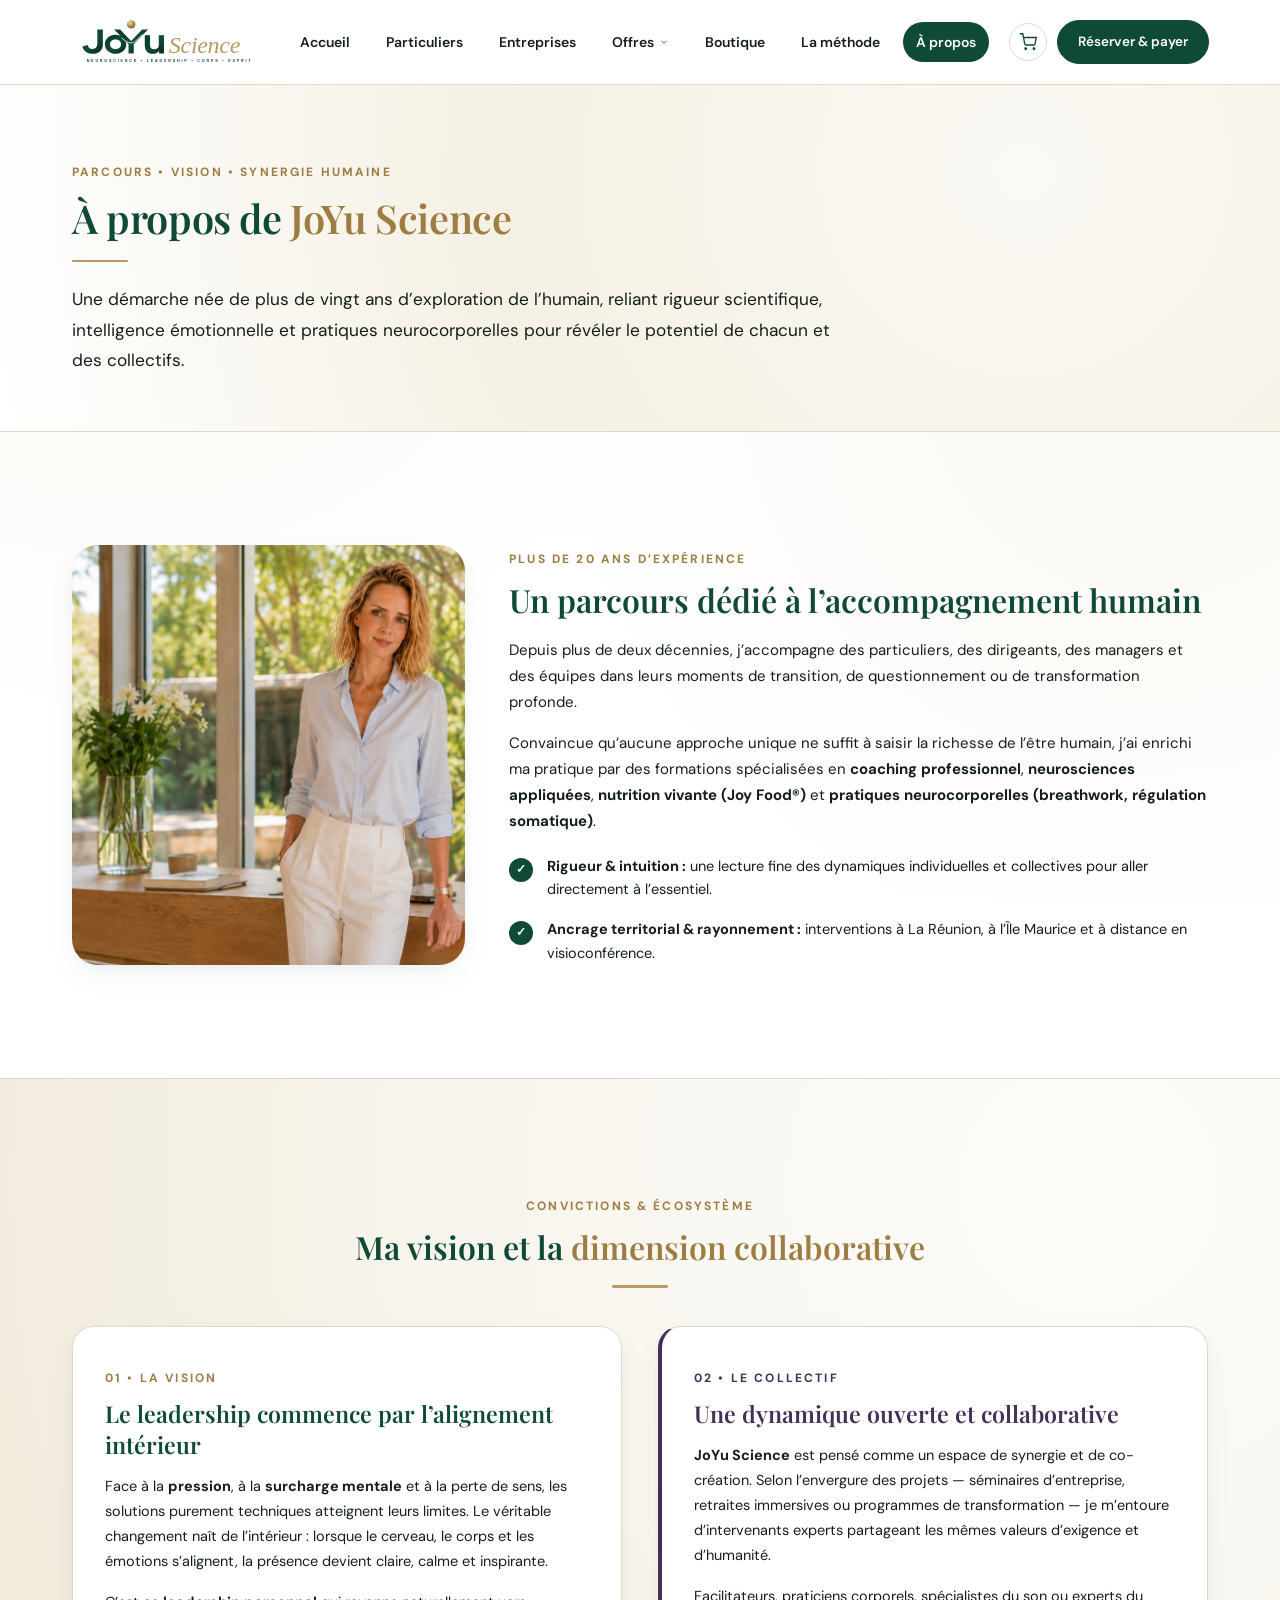
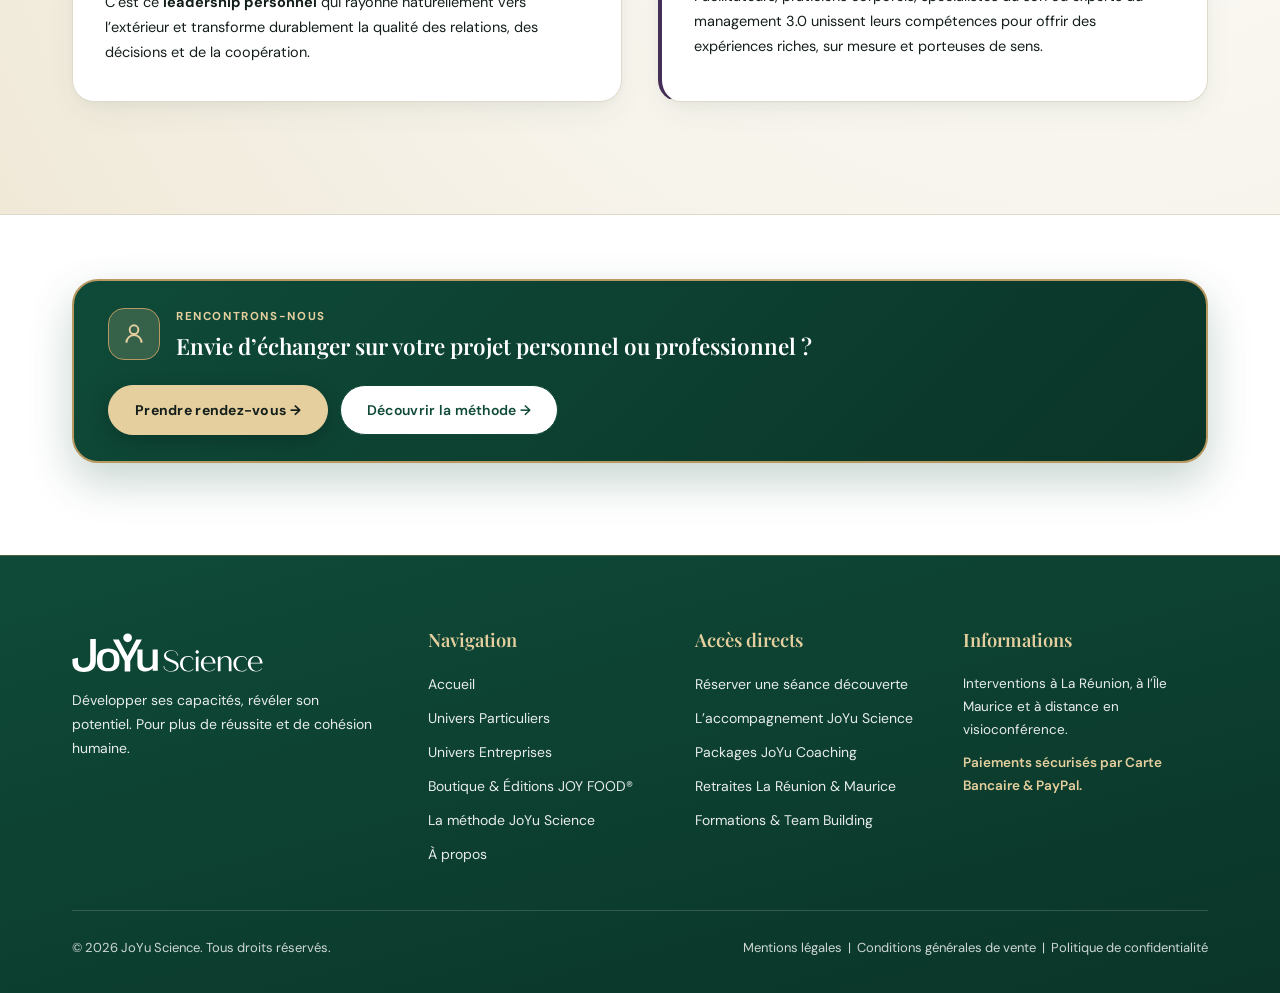
<file: a-propos.html>
<!DOCTYPE html>
<html lang="fr">

<head>
    <meta charset="UTF-8">
    <meta name="viewport" content="width=device-width, initial-scale=1.0">
    <title>À propos — JoYu Science | Parcours, Vision &amp; Dimension Collaborative</title>
    <meta name="description"content="Découvrez l’histoire de JoYu Science, plus de 20 ans d’expérience dans l’accompagnement humain, notre vision intégrative et notre écosystème collaboratif.">

    <link rel="icon" type="image/svg+xml" href="assets/Logo-svg/favicon.svg">
    <link rel="stylesheet" href="style.css">
    <link rel="preconnect" href="https://fonts.googleapis.com">
    <link rel="preconnect" href="https://fonts.gstatic.com" crossorigin>
    <link
        href="https://fonts.googleapis.com/css2?family=DM+Sans:opsz,wght@9..40,400..700&family=Playfair+Display:wght@500..700&display=swap"
        rel="stylesheet">
</head>

<body id="top-anchor">

    <input type="checkbox" id="mobile-menu-toggle" class="css-state-input">

    <div class="site-wrapper">

        <!-- HEADER -->
        <header class="site-header">
            <div class="header-inner">
                <a href="index.html" class="brand-logo-link" title="JoYu Science — Accueil">
                    <img src="logo.svg" alt="JoYu Science — Neuroscience • Leadership • Corps • Esprit"
                        class="brand-logo-img brand-logo-desktop">
                </a>

                <nav class="main-nav" aria-label="Navigation principale">
                    <div>
                        <div class="drawer-header-mobile">
                            <span style="font-family: var(--font-heading); font-size: 1.15rem; font-weight: 600; color: var(--joyu-green);">
                                JoYu <span style="color: var(--joyu-gold);">Science</span>
                            </span>
                            <label for="mobile-menu-toggle" class="drawer-close-btn" aria-label="Fermer le menu">
                                <svg width="16" height="16" viewBox="0 0 24 24" fill="none" stroke="currentColor" stroke-width="2">
                                    <path d="M18 6L6 18M6 6l12 12" />
                                </svg>
                            </label>
                        </div>

                        <ul class="nav-list">
                            <li class="nav-item">
                                <a href="index.html" class="nav-link nav-link-home">Accueil</a>
                            </li>
                            <li class="nav-item">
                                <a href="particuliers.html" class="nav-link nav-link-particuliers">Particuliers</a>
                            </li>
                            <li class="nav-item">
                                <a href="entreprises.html" class="nav-link nav-link-entreprises">Entreprises</a>
                            </li>
                            <li class="nav-item nav-item-dropdown">
                                <span class="nav-link">
                                    Offres
                                    <svg class="nav-chevron" viewBox="0 0 24 24" fill="none" stroke-width="2">
                                        <path d="M6 9l6 6 6-6" />
                                    </svg>
                                </span>
                                <ul class="dropdown-menu">
                                    <li>
                                        <a href="particuliers.html" class="dropdown-link">
                                            <span class="dropdown-title">Accompagnements &amp; Retraites</span>
                                            <span class="dropdown-sub">Packages JoYu Coaching, Retraites, Breathwork</span>
                                        </a>
                                    </li>
                                    <li>
                                        <a href="entreprises.html" class="dropdown-link plum-item">
                                            <span class="dropdown-title">Solutions Entreprises</span>
                                            <span class="dropdown-sub">Formations, Team Building, Séminaires &amp; QVT</span>
                                        </a>
                                    </li>
                                    <li>
                                        <a href="boutique.html" class="dropdown-link">
                                            <span class="dropdown-title">Boutique &amp; iBook Joy Food®</span>
                                            <span class="dropdown-sub">70 Clés healthy Joy Food® et formations vidéo</span>
                                        </a>
                                    </li>
                                </ul>
                            </li>
                            <li class="nav-item">
                                <a href="boutique.html" class="nav-link">Boutique</a>
                            </li>
                            <li class="nav-item">
                                <a href="methode.html" class="nav-link">La méthode</a>
                            </li>
                            <li class="nav-item">
                                <a href="a-propos.html" class="nav-link active">À propos</a>
                            </li>
                        </ul>
                    </div>

                    <div class="drawer-footer-mobile">
                        <a href="reservation.html" class="btn btn-green">Réserver une séance</a>
                    </div>
                </nav>

                <div class="header-cta-wrap">
                    <a href="reservation.html" class="header-cart-btn" title="Votre panier &amp; réservation">
                        <svg width="18" height="18" viewBox="0 0 24 24" fill="none" stroke="currentColor" stroke-width="1.8">
                            <circle cx="9" cy="21" r="1" />
                            <circle cx="20" cy="21" r="1" />
                            <path d="M1 1h4l2.68 13.39a2 2 0 0 0 2 1.61h9.72a2 2 0 0 0 2-1.61L23 6H6" />
                        </svg>
                    </a>
                    <a href="reservation.html" class="btn-header nav-link-reserver">Réserver &amp; payer</a>
                </div>

                <label for="mobile-menu-toggle" class="burger-trigger" aria-label="Ouvrir le menu">
                    <svg width="22" height="22" viewBox="0 0 24 24" fill="none" stroke="currentColor" stroke-width="2">
                        <path d="M3 7h18M3 12h18M3 17h18" />
                    </svg>
                </label>
            </div>

            <label for="mobile-menu-toggle" class="mobile-backdrop" aria-label="Fermer le menu"></label>
        </header>

        <!-- CONTENU À PROPOS -->
        <main class="page-view">

            <!-- 1. BANNIÈRE ÉDITORIALE À PROPOS -->
            <section class="page-banner">
                <div class="container">
                    <span class="eyebrow-strong">Parcours &bull; Vision &bull; Synergie Humaine</span>
                    <h1 class="heading-xl">À propos de <span style="color: var(--joyu-gold);">JoYu Science</span></h1>
                    <div class="gold-divider"></div>
                    <p style="max-width: 760px; color: var(--text-dark); font-size: 1.08rem; line-height: 1.75;">
                        Une démarche née de plus de vingt ans d’exploration de l’humain, reliant rigueur scientifique, intelligence émotionnelle et pratiques neurocorporelles pour révéler le potentiel de chacun et des collectifs.
                    </p>
                </div>
            </section>

            <!-- 2. MON PARCOURS (PHOTO + HISTOIRE) -->
            <section class="section-pad">
                <div class="container">
                    <div class="christie-2col">
                        <div class="christie-photo" style="height: 420px;">
                            <img src="assets/Section_Accompagnement_Christie/accueil-apropos.jpg"
                                alt="Christie — Fondatrice de JoYu Science"
                                onerror="this.onerror=null;this.src='https://images.unsplash.com/photo-1573496359142-b8d87734a5a2?auto=format&fit=crop&w=900&q=85';">
                        </div>

                        <div>
                            <span class="eyebrow-strong">Plus de 20 ans d’expérience</span>
                            <h2 class="heading-lg" style="margin-bottom: 18px;">Un parcours dédié à l’accompagnement humain</h2>
                            <p style="color: var(--text-dark); font-size: 15px; margin-bottom: 16px;">
                                Depuis plus de deux décennies, j’accompagne des particuliers, des dirigeants, des managers et des équipes dans leurs moments de transition, de questionnement ou de transformation profonde.
                            </p>
                            <p style="color: var(--text-dark); font-size: 15px; margin-bottom: 20px;">
                                Convaincue qu’aucune approche unique ne suffit à saisir la richesse de l’être humain, j’ai enrichi ma pratique par des formations spécialisées en <strong>coaching professionnel</strong>, <strong>neurosciences appliquées</strong>, <strong>nutrition vivante (Joy Food®)</strong> et <strong>pratiques neurocorporelles (breathwork, régulation somatique)</strong>.
                            </p>

                            <ul class="christie-checklist">
                                <li>
                                    <span class="check-badge-green">&#10003;</span>
                                    <span><strong>Rigueur &amp; intuition :</strong> une lecture fine des dynamiques individuelles et collectives pour aller directement à l’essentiel.</span>
                                </li>
                                <li>
                                    <span class="check-badge-green">&#10003;</span>
                                    <span><strong>Ancrage territorial &amp; rayonnement :</strong> interventions à La Réunion, à l’Île Maurice et à distance en visioconférence.</span>
                                </li>
                            </ul>
                        </div>
                    </div>
                </div>
            </section>

            <!-- 3. MA VISION & DIMENSION COLLABORATIVE -->
            <section class="section-pad bg-ivory">
                <div class="container">
                    <div class="section-header-center">
                        <span class="eyebrow-strong">Convictions &amp; Écosystème</span>
                        <h2 class="heading-lg">Ma vision et la <span style="color: var(--joyu-gold);">dimension collaborative</span></h2>
                        <div class="gold-divider center"></div>
                    </div>

                    <div class="split-2col" style="gap: 36px; align-items: stretch;">
                        <!-- Vision -->
                        <div class="checkout-box" style="display: flex; flex-direction: column; justify-content: space-between;">
                            <div>
                                <span class="eyebrow-strong">01 &bull; La Vision</span>
                                <h3 class="heading-md" style="font-size: 1.45rem; margin-bottom: 14px;">
                                    Le leadership commence par l’alignement intérieur
                                </h3>
                                <p style="color: var(--text-dark); font-size: 14.5px; margin-bottom: 16px;">
                                    Face à la <strong>pression</strong>, à la <strong>surcharge mentale</strong> et à la perte de sens, les solutions purement techniques atteignent leurs limites. Le véritable changement naît de l’intérieur : lorsque le cerveau, le corps et les émotions s’alignent, la présence devient claire, calme et inspirante.
                                </p>
                                <p style="color: var(--text-dark); font-size: 14.5px;">
                                    C’est ce <strong>leadership personnel</strong> qui rayonne naturellement vers l’extérieur et transforme durablement la qualité des relations, des décisions et de la coopération.
                                </p>
                            </div>
                        </div>

                        <!-- Dimension collaborative -->
                        <div class="checkout-box" style="border-left: 4px solid var(--joyu-plum); display: flex; flex-direction: column; justify-content: space-between;">
                            <div>
                                <span class="eyebrow-strong plum">02 &bull; Le Collectif</span>
                                <h3 class="heading-md" style="font-size: 1.45rem; color: var(--joyu-plum); margin-bottom: 14px;">
                                    Une dynamique ouverte et collaborative
                                </h3>
                                <p style="color: var(--text-dark); font-size: 14.5px; margin-bottom: 16px;">
                                    <strong>JoYu Science</strong> est pensé comme un espace de synergie et de co-création. Selon l’envergure des projets — séminaires d’entreprise, retraites immersives ou programmes de transformation — je m’entoure d’intervenants experts partageant les mêmes valeurs d’exigence et d’humanité.
                                </p>
                                <p style="color: var(--text-dark); font-size: 14.5px;">
                                    Facilitateurs, praticiens corporels, spécialistes du son ou experts du management 3.0 unissent leurs compétences pour offrir des expériences riches, sur mesure et porteuses de sens.
                                </p>
                            </div>
                        </div>
                    </div>
                </div>
            </section>

            <!-- 4. APPEL À L'ACTION -->
            <section class="section-pad-sm" style="padding: 64px 0 92px;">
                <div class="container">
                    <div class="booking-bar-card featured-booking-bar">
                        <div class="booking-bar-intro">
                            <span class="booking-cal-icon gold-badge">
                                <svg width="26" height="26" viewBox="0 0 24 24" fill="none" stroke="currentColor" stroke-width="1.8">
                                    <circle cx="12" cy="8" r="4" />
                                    <path d="M5 20c0-3.8 3.1-7 7-7s7 3.2 7 7" />
                                </svg>
                            </span>
                            <div>
                                <span style="font-size: 11.5px; text-transform: uppercase; letter-spacing: 0.14em; color: var(--joyu-gold-light); font-weight: 700; display: block; margin-bottom: 4px;">Rencontrons-nous</span>
                                <h3 class="heading-md" style="font-size: 1.4rem; color: var(--joyu-white);">Envie d’échanger sur votre projet personnel ou professionnel ?</h3>
                            </div>
                        </div>

                        <div style="display: flex; gap: 12px; flex-wrap: wrap;">
                            <a href="reservation.html" class="btn btn-gold-solid">Prendre rendez-vous &rarr;</a>
                            <a href="methode.html" class="btn btn-outline">Découvrir la méthode &rarr;</a>
                        </div>
                    </div>
                </div>
            </section>

        </main>

        <!-- FOOTER -->
        <footer class="site-footer">
            <div class="container">
                <div class="footer-grid">
                    <div>
                        <div>
                            <img class="footer-logo-box" src="assets/Logo-svg/Logo_footer.svg" alt="JoYu Science">
                        </div>
                        <p style="font-size: 14px; color: rgba(255, 255, 255, 0.9); max-width: 300px;">
                            Développer ses capacités, révéler son potentiel. Pour plus de réussite et de cohésion humaine.
                        </p>
                    </div>

                    <div>
                        <h4 class="footer-heading">Navigation</h4>
                        <ul class="footer-links">
                            <li><a href="index.html">Accueil</a></li>
                            <li><a href="particuliers.html">Univers Particuliers</a></li>
                            <li><a href="entreprises.html">Univers Entreprises</a></li>
                            <li><a href="boutique.html">Boutique &amp; Éditions JOY FOOD®</a></li>
                            <li><a href="methode.html">La méthode JoYu Science</a></li>
                            <li><a href="a-propos.html">À propos</a></li>
                        </ul>
                    </div>

                    <div>
                        <h4 class="footer-heading">Accès directs</h4>
                        <ul class="footer-links">
                            <li><a href="reservation.html">Réserver une séance découverte</a></li>
                            <li><a href="accompagnement.html">L’accompagnement JoYu Science</a></li>
                            <li><a href="particuliers.html">Packages JoYu Coaching</a></li>
                            <li><a href="particuliers.html">Retraites La Réunion &amp; Maurice</a></li>
                            <li><a href="entreprises.html">Formations &amp; Team Building</a></li>
                        </ul>
                    </div>

                    <div>
                        <h4 class="footer-heading">Informations</h4>
                        <p style="font-size: 13.5px; color: rgba(255, 255, 255, 0.9); margin-bottom: 10px;">
                            Interventions à La Réunion, à l’Île Maurice et à distance en visioconférence.
                        </p>
                        <p style="font-size: 13.5px; color: var(--joyu-gold-light); font-weight: 600;">
                            Paiements sécurisés par Carte Bancaire &amp; PayPal.
                        </p>
                    </div>
                </div>

                <div class="footer-bottom">
                    <span>&copy; 2026 JoYu Science. Tous droits réservés.</span>
                    <span>Mentions légales &nbsp;|&nbsp; Conditions générales de vente &nbsp;|&nbsp; Politique de confidentialité</span>
                </div>
            </div>
        </footer>

    </div>

</body>

</html>
</file>
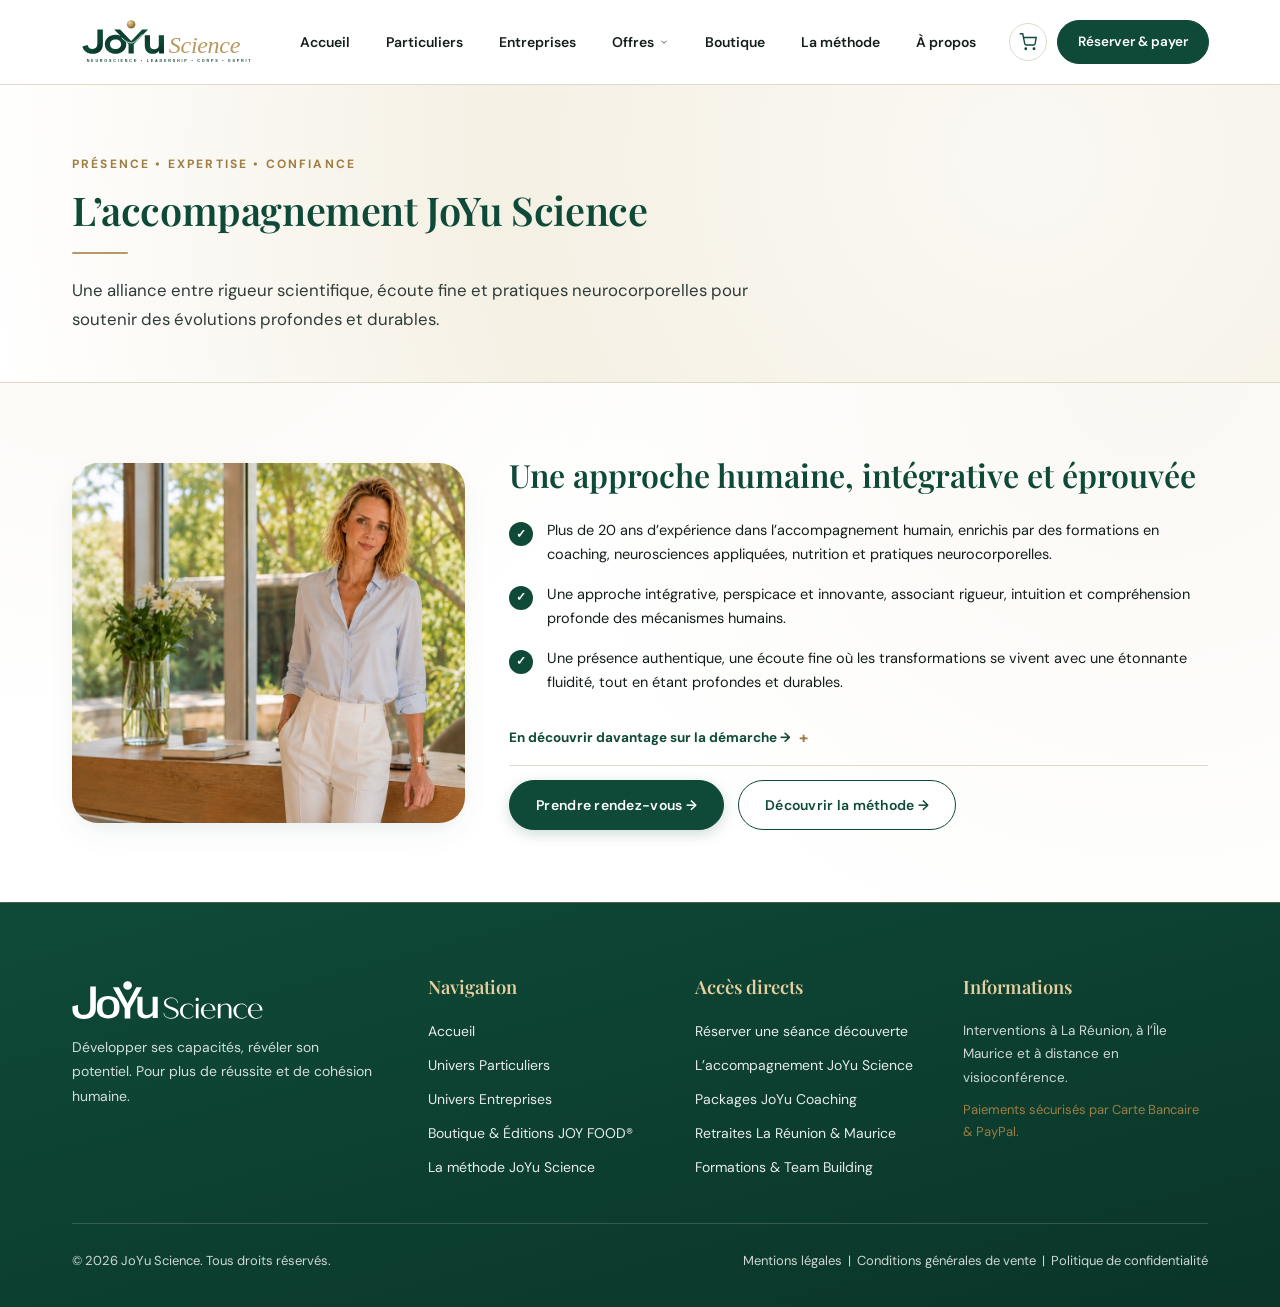
<file: accompagnement.html>
<!DOCTYPE html>
<html lang="fr">

<head>
    <meta charset="UTF-8">
    <meta name="viewport" content="width=device-width, initial-scale=1.0">
    <title>L’accompagnement JoYu Science — Expertise &amp; Présence Humaine</title>
    <meta name="description"
        content="Plus de 20 ans d’expérience dans l’accompagnement humain, associant coaching, neurosciences appliquées, nutrition et pratiques neurocorporelles.">

    <link rel="icon" type="image/svg+xml" href="assets/Logo-svg/favicon.svg">
    <link rel="stylesheet" href="style.css">
    <link rel="preconnect" href="https://fonts.googleapis.com">
    <link rel="preconnect" href="https://fonts.gstatic.com" crossorigin>
    <link
        href="https://fonts.googleapis.com/css2?family=DM+Sans:ital,opsz,wght@0,9..40,300..700;1,9..40,300..700&family=Playfair+Display:ital,wght@0,400..700;1,400..700&display=swap"
        rel="stylesheet">
</head>

<body id="top-anchor">

    <input type="checkbox" id="mobile-menu-toggle" class="css-state-input">

    <div class="site-wrapper">

        <!-- HEADER -->
        <header class="site-header">
            <div class="header-inner">
                <a href="index.html" class="brand-logo-link" title="JoYu Science — Accueil">
                    <img src="logo.svg" alt="JoYu Science — Neuroscience • Leadership • Corps • Esprit"
                        class="brand-logo-img" onerror="this.onerror=null;this.src='1000008343_2.jpg';">
                </a>

                <nav class="main-nav" aria-label="Navigation principale">
                    <div>
                        <div class="drawer-header-mobile">
                            <span
                                style="font-family: var(--font-heading); font-size: 1.15rem; font-weight: 600; color: var(--joyu-green);">
                                JoYu <span style="color: var(--joyu-gold);">Science</span>
                            </span>
                            <label for="mobile-menu-toggle" class="drawer-close-btn" aria-label="Fermer le menu">
                                <svg width="16" height="16" viewBox="0 0 24 24" fill="none" stroke="currentColor"
                                    stroke-width="2">
                                    <path d="M18 6L6 18M6 6l12 12" />
                                </svg>
                            </label>
                        </div>

                        <ul class="nav-list">
                            <li class="nav-item">
                                <a href="index.html" class="nav-link nav-link-home">Accueil</a>
                            </li>
                            <li class="nav-item">
                                <a href="particuliers.html" class="nav-link nav-link-particuliers">Particuliers</a>
                            </li>
                            <li class="nav-item">
                                <a href="entreprises.html" class="nav-link nav-link-entreprises">Entreprises</a>
                            </li>
                            <li class="nav-item nav-item-dropdown">
                                <span class="nav-link">
                                    Offres
                                    <svg class="nav-chevron" viewBox="0 0 24 24" fill="none" stroke-width="2">
                                        <path d="M6 9l6 6 6-6" />
                                    </svg>
                                </span>
                                <ul class="dropdown-menu">
                                    <li>
                                        <a href="particuliers.html" class="dropdown-link">
                                            <span class="dropdown-title">Accompagnements &amp; Retraites</span>
                                            <span class="dropdown-sub">Packages JoYu Coaching, Retraites,
                                                Breathwork</span>
                                        </a>
                                    </li>
                                    <li>
                                        <a href="entreprises.html" class="dropdown-link plum-item">
                                            <span class="dropdown-title">Solutions Entreprises</span>
                                            <span class="dropdown-sub">Formations, Team Building, Séminaires &amp;
                                                QVT</span>
                                        </a>
                                    </li>
                                    <li>
                                        <a href="boutique.html" class="dropdown-link">
                                            <span class="dropdown-title">Boutique &amp; iBook Joy Food®</span>
                                            <span class="dropdown-sub">70 Clés healthy Joy Food® et formations
                                                vidéo</span>
                                        </a>
                                    </li>
                                </ul>
                            </li>
                            <li class="nav-item">
                                <a href="boutique.html" class="nav-link">Boutique</a>
                            </li>
                            <li class="nav-item">
                                <a href="methode.html" class="nav-link">La méthode</a>
                            </li>
                            <li class="nav-item">
                                <a href="a-propos.html" class="nav-link">À propos</a>
                            </li>
                        </ul>
                    </div>

                    <div class="drawer-footer-mobile">
                        <a href="reservation.html" class="btn btn-green">Réserver une séance</a>
                    </div>
                </nav>

                <div class="header-cta-wrap">
                    <a href="reservation.html" class="header-cart-btn" title="Votre panier &amp; réservation">
                        <svg width="18" height="18" viewBox="0 0 24 24" fill="none" stroke="currentColor"
                            stroke-width="1.8">
                            <circle cx="9" cy="21" r="1" />
                            <circle cx="20" cy="21" r="1" />
                            <path d="M1 1h4l2.68 13.39a2 2 0 0 0 2 1.61h9.72a2 2 0 0 0 2-1.61L23 6H6" />
                        </svg>
                    </a>
                    <a href="reservation.html" class="btn-header nav-link-reserver">Réserver &amp; payer</a>
                </div>

                <label for="mobile-menu-toggle" class="burger-trigger" aria-label="Ouvrir le menu">
                    <svg width="22" height="22" viewBox="0 0 24 24" fill="none" stroke="currentColor" stroke-width="2">
                        <path d="M3 7h18M3 12h18M3 17h18" />
                    </svg>
                </label>
            </div>

            <label for="mobile-menu-toggle" class="mobile-backdrop" aria-label="Fermer le menu"></label>
        </header>

        <!-- CONTENU : L'ACCOMPAGNEMENT JOYU SCIENCE -->
        <main class="page-view">

            <section class="page-banner" style="padding: 64px 0 48px;">
                <div class="container">
                    <span class="eyebrow">Présence &bull; Expertise &bull; Confiance</span>
                    <h1 class="heading-xl">L’accompagnement <span class="gold-italic">JoYu Science</span></h1>
                    <div class="gold-divider"></div>
                    <p style="max-width: 680px; color: var(--text-body); font-size: 1.05rem;">
                        Une alliance entre rigueur scientifique, écoute fine et pratiques neurocorporelles pour soutenir
                        des évolutions profondes et durables.
                    </p>
                </div>
            </section>

            <section class="section-pad" style="padding: 72px 0;">
                <div class="container">
                    <div class="christie-2col">
                        <div class="christie-photo">
                            <img src="assets/particulier/Scetion_1_particulier.jpg"
                                alt="Christie — Fondatrice et praticienne JoYu Science"
                                onerror="this.onerror=null;this.src='https://images.unsplash.com/photo-1573496359142-b8d87734a5a2?auto=format&fit=crop&w=900&q=85';">
                        </div>

                        <div>
                            <h2 class="heading-lg" style="margin-bottom: 24px;">Une approche humaine, intégrative et
                                éprouvée</h2>
                            <ul class="christie-checklist">
                                <li>
                                    <span class="check-badge-green">&#10003;</span>
                                    <span>Plus de 20 ans d’expérience dans l’accompagnement humain, enrichis par des
                                        formations en coaching, neurosciences appliquées, nutrition et pratiques
                                        neurocorporelles.</span>
                                </li>
                                <li>
                                    <span class="check-badge-green">&#10003;</span>
                                    <span>Une approche intégrative, perspicace et innovante, associant rigueur,
                                        intuition et compréhension profonde des mécanismes humains.</span>
                                </li>
                                <li>
                                    <span class="check-badge-green">&#10003;</span>
                                    <span>Une présence authentique, une écoute fine où les transformations se vivent
                                        avec une étonnante fluidité, tout en étant profondes et durables.</span>
                                </li>
                            </ul>

                            <details class="calm-accordion" style="margin-top: 14px;">
                                <summary class="arrow-discover-trigger">En découvrir davantage sur la démarche &rarr;
                                </summary>
                                <p>
                                    Chaque accompagnement est pensé sur mesure selon votre rythme et vos objectifs : en
                                    séance individuelle à distance (parcours de 5 séances après une première séance
                                    découverte), lors d’une retraite immersive à La Réunion ou à l’Île Maurice, ou au
                                    cœur des organisations pour accompagner les dirigeants et leurs équipes.
                                </p>
                            </details>

                            <div class="calm-accordion-1"
                                style="margin-top: 14px; display: flex; gap: 14px; flex-wrap: wrap;">
                                <a href="reservation.html" class="btn btn-green">Prendre rendez-vous &rarr;</a>
                                <a href="methode.html" class="btn btn-outline">Découvrir la méthode &rarr;</a>
                            </div>
                        </div>
                    </div>
                </div>
            </section>

        </main>

        <!-- FOOTER -->
        <footer class="site-footer">
            <div class="container">
                <div class="footer-grid">
                    <div>
                        <div class="footer-logo-box">
                            <img src="assets/Logo-svg/Logo_footer.svg" alt="JoYu Science"
                                onerror="this.onerror=null;this.src='1000008343_2.jpg';">
                        </div>
                        <p style="font-size: 14px; color: rgba(255, 255, 255, 0.82); max-width: 300px;">
                            Développer ses capacités, révéler son potentiel. Pour plus de réussite et de cohésion
                            humaine.
                        </p>
                    </div>

                    <div>
                        <h4 class="footer-heading">Navigation</h4>
                        <ul class="footer-links">
                            <li><a href="index.html">Accueil</a></li>
                            <li><a href="particuliers.html">Univers Particuliers</a></li>
                            <li><a href="entreprises.html">Univers Entreprises</a></li>
                            <li><a href="boutique.html">Boutique &amp; Éditions JOY FOOD®</a></li>
                            <li><a href="methode.html">La méthode JoYu Science</a></li>
                        </ul>
                    </div>

                    <div>
                        <h4 class="footer-heading">Accès directs</h4>
                        <ul class="footer-links">
                            <li><a href="reservation.html">Réserver une séance découverte</a></li>
                            <li><a href="accompagnement.html">L’accompagnement JoYu Science</a></li>
                            <li><a href="particuliers.html">Packages JoYu Coaching</a></li>
                            <li><a href="particuliers.html">Retraites La Réunion &amp; Maurice</a></li>
                            <li><a href="entreprises.html">Formations &amp; Team Building</a></li>
                        </ul>
                    </div>

                    <div>
                        <h4 class="footer-heading">Informations</h4>
                        <p style="font-size: 13.5px; color: rgba(255, 255, 255, 0.8); margin-bottom: 10px;">
                            Interventions à La Réunion, à l’Île Maurice et à distance en visioconférence.
                        </p>
                        <p style="font-size: 13px; color: var(--joyu-gold);">
                            Paiements sécurisés par Carte Bancaire &amp; PayPal.
                        </p>
                    </div>
                </div>

                <div class="footer-bottom">
                    <span>&copy; 2026 JoYu Science. Tous droits réservés.</span>
                    <span>Mentions légales &nbsp;|&nbsp; Conditions générales de vente &nbsp;|&nbsp; Politique de
                        confidentialité</span>
                </div>
            </div>
        </footer>

    </div>

</body>

</html>
</file>
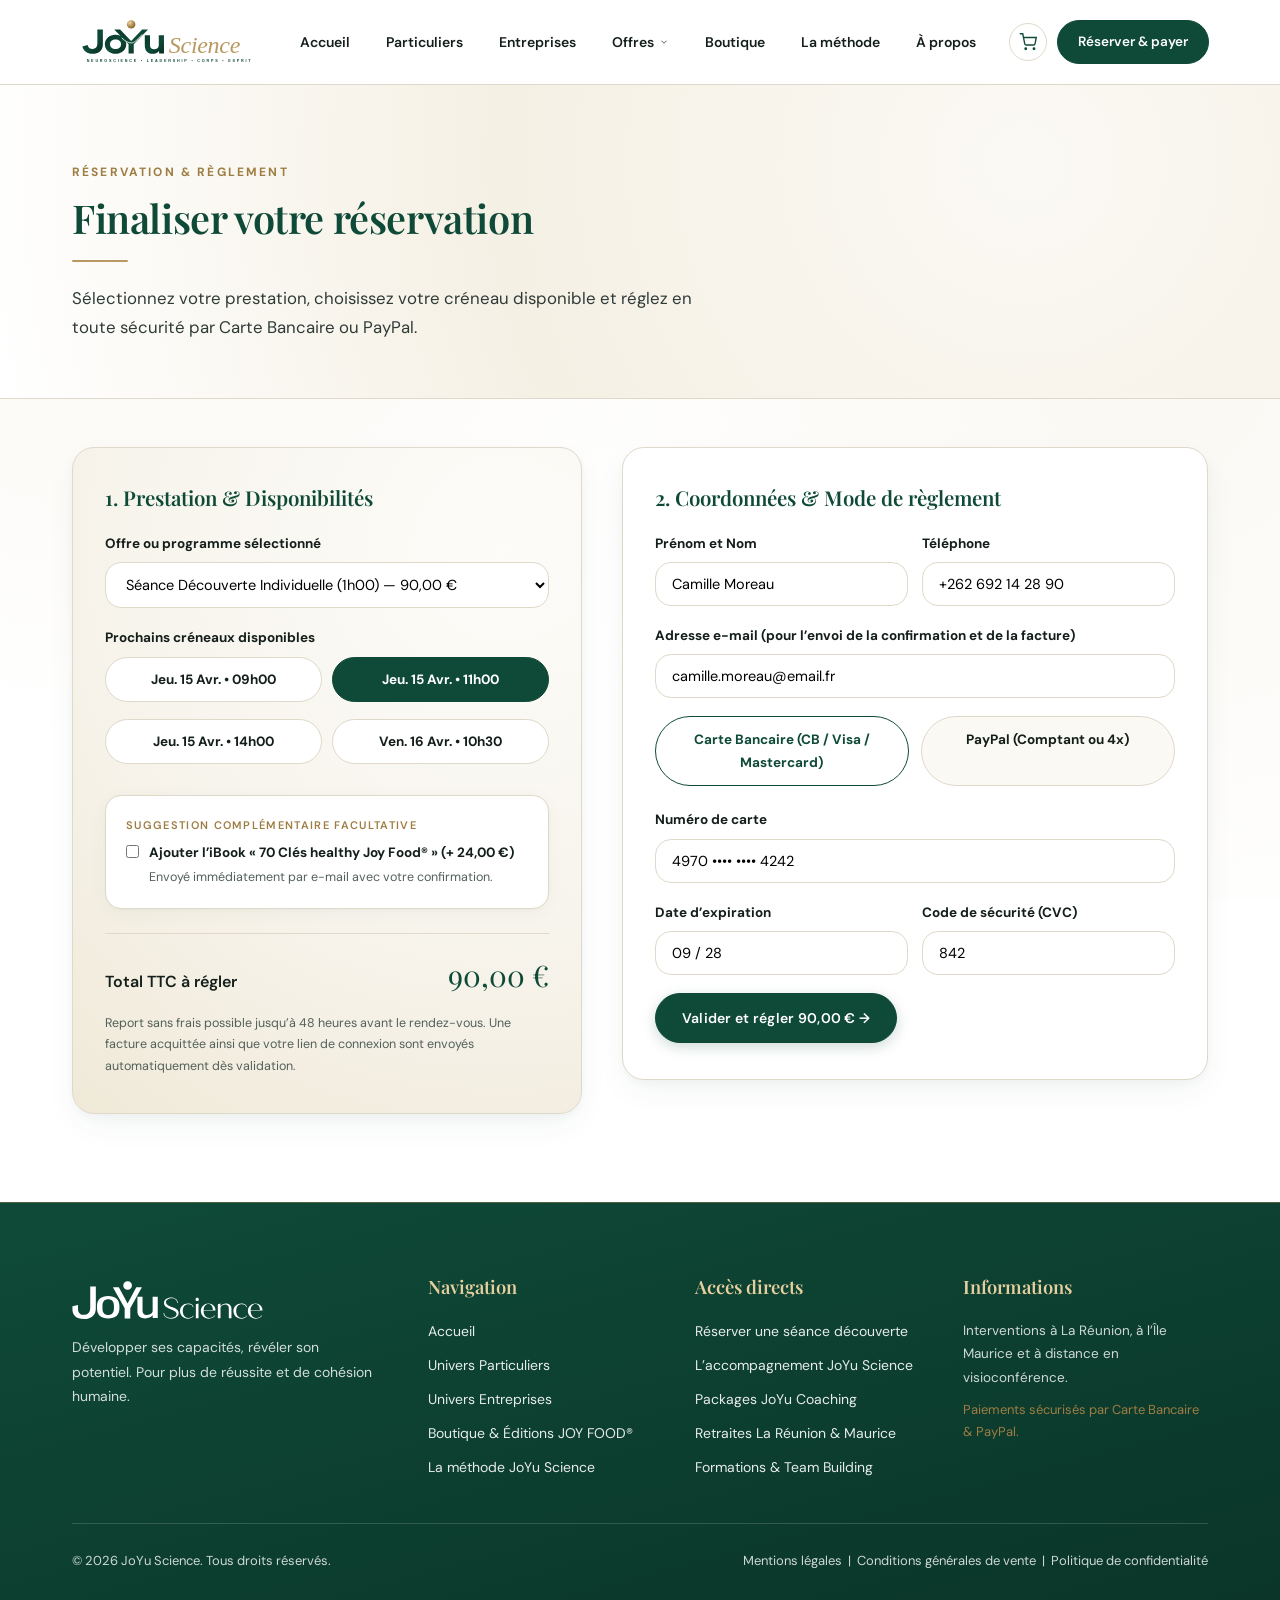
<file: reservation.html>
<!DOCTYPE html>
<html lang="fr">

<head>
    <meta charset="UTF-8">
    <meta name="viewport" content="width=device-width, initial-scale=1.0">
    <title>Réservation &amp; Règlement — JoYu Science</title>
    <meta name="description"
        content="Sélectionnez votre prestation, choisissez votre créneau disponible et réglez en toute sécurité par Carte Bancaire ou PayPal.">

    <link rel="icon" type="image/svg+xml" href="assets/Logo-svg/favicon.svg">
    <link rel="stylesheet" href="style.css">
    <link rel="preconnect" href="https://fonts.googleapis.com">
    <link rel="preconnect" href="https://fonts.gstatic.com" crossorigin>
    <link
        href="https://fonts.googleapis.com/css2?family=DM+Sans:ital,opsz,wght@0,9..40,300..700;1,9..40,300..700&family=Playfair+Display:ital,wght@0,400..700;1,400..700&display=swap"
        rel="stylesheet">
</head>

<body id="top-anchor">

    <input type="checkbox" id="mobile-menu-toggle" class="css-state-input">

    <div class="site-wrapper">

        <!-- HEADER -->
        <header class="site-header">
            <div class="header-inner">
                <a href="index.html" class="brand-logo-link" title="JoYu Science — Accueil">
                    <img src="logo.svg" alt="JoYu Science — Neuroscience • Leadership • Corps • Esprit"
                        class="brand-logo-img" onerror="this.onerror=null;this.src='1000008343_2.jpg';">
                </a>

                <nav class="main-nav" aria-label="Navigation principale">
                    <div>
                        <div class="drawer-header-mobile">
                            <span
                                style="font-family: var(--font-heading); font-size: 1.15rem; font-weight: 600; color: var(--joyu-green);">
                                JoYu <span style="color: var(--joyu-gold);">Science</span>
                            </span>
                            <label for="mobile-menu-toggle" class="drawer-close-btn" aria-label="Fermer le menu">
                                <svg width="16" height="16" viewBox="0 0 24 24" fill="none" stroke="currentColor"
                                    stroke-width="2">
                                    <path d="M18 6L6 18M6 6l12 12" />
                                </svg>
                            </label>
                        </div>

                        <ul class="nav-list">
                            <li class="nav-item">
                                <a href="index.html" class="nav-link nav-link-home">Accueil</a>
                            </li>
                            <li class="nav-item">
                                <a href="particuliers.html" class="nav-link nav-link-particuliers">Particuliers</a>
                            </li>
                            <li class="nav-item">
                                <a href="entreprises.html" class="nav-link nav-link-entreprises">Entreprises</a>
                            </li>
                            <li class="nav-item nav-item-dropdown">
                                <span class="nav-link">
                                    Offres
                                    <svg class="nav-chevron" viewBox="0 0 24 24" fill="none" stroke-width="2">
                                        <path d="M6 9l6 6 6-6" />
                                    </svg>
                                </span>
                                <ul class="dropdown-menu">
                                    <li>
                                        <a href="particuliers.html" class="dropdown-link">
                                            <span class="dropdown-title">Accompagnements &amp; Retraites</span>
                                            <span class="dropdown-sub">Packages JoYu Coaching, Retraites,
                                                Breathwork</span>
                                        </a>
                                    </li>
                                    <li>
                                        <a href="entreprises.html" class="dropdown-link plum-item">
                                            <span class="dropdown-title">Solutions Entreprises</span>
                                            <span class="dropdown-sub">Formations, Team Building, Séminaires &amp;
                                                QVT</span>
                                        </a>
                                    </li>
                                    <li>
                                        <a href="boutique.html" class="dropdown-link">
                                            <span class="dropdown-title">Boutique &amp; iBook Joy Food®</span>
                                            <span class="dropdown-sub">70 Clés healthy Joy Food® et formations
                                                vidéo</span>
                                        </a>
                                    </li>
                                </ul>
                            </li>
                            <li class="nav-item">
                                <a href="boutique.html" class="nav-link">Boutique</a>
                            </li>
                            <li class="nav-item">
                                <a href="methode.html" class="nav-link">La méthode</a>
                            </li>
                            <li class="nav-item">
                                <a href="a-propos.html" class="nav-link">À propos</a>
                            </li>
                        </ul>
                    </div>

                    <div class="drawer-footer-mobile">
                        <a href="reservation.html" class="btn btn-green">Réserver une séance</a>
                    </div>
                </nav>

                <div class="header-cta-wrap">
                    <a href="reservation.html" class="header-cart-btn" title="Votre panier &amp; réservation">
                        <svg width="18" height="18" viewBox="0 0 24 24" fill="none" stroke="currentColor"
                            stroke-width="1.8">
                            <circle cx="9" cy="21" r="1" />
                            <circle cx="20" cy="21" r="1" />
                            <path d="M1 1h4l2.68 13.39a2 2 0 0 0 2 1.61h9.72a2 2 0 0 0 2-1.61L23 6H6" />
                        </svg>
                    </a>
                    <a href="reservation.html" class="btn-header nav-link-reserver">Réserver &amp; payer</a>
                </div>

                <label for="mobile-menu-toggle" class="burger-trigger" aria-label="Ouvrir le menu">
                    <svg width="22" height="22" viewBox="0 0 24 24" fill="none" stroke="currentColor" stroke-width="2">
                        <path d="M3 7h18M3 12h18M3 17h18" />
                    </svg>
                </label>
            </div>

            <label for="mobile-menu-toggle" class="mobile-backdrop" aria-label="Fermer le menu"></label>
        </header>

        <!-- CONTENU RÉSERVATION & PAIEMENT -->
        <main class="page-view">
            <section class="page-banner">
                <div class="container">
                    <span class="eyebrow">Réservation &amp; Règlement</span>
                    <h1 class="heading-xl">Finaliser votre <span class="gold-italic">réservation</span></h1>
                    <div class="gold-divider"></div>
                    <p style="max-width: 660px; color: var(--text-body); font-size: 1.05rem;">
                        Sélectionnez votre prestation, choisissez votre créneau disponible et réglez en toute sécurité
                        par Carte Bancaire ou PayPal.
                    </p>
                </div>
            </section>

            <section class="container">
                <div class="checkout-layout">

                    <div class="checkout-box ivory">
                        <h2 class="heading-md" style="margin-bottom: 20px;">1. Prestation &amp; Disponibilités</h2>

                        <div class="field-group">
                            <label>Offre ou programme sélectionné</label>
                            <select class="field-input">
                                <option>Séance Découverte Individuelle (1h00) — 90,00 €</option>
                                <option>JoYu innov Coaching — Package 5 séances — 420,00 €</option>
                                <option>Acompte JoYu Retraite Premium (La Réunion / Maurice) — 490,00 €</option>
                                <option>Rendez-vous diagnostic Entreprise (30 min) — Offert</option>
                                <option>iBook 70 Clés healthy Joy Food® — 29,00 €</option>
                                <option>Formation en ligne JoYu Science (6 modules) — 290,00 €</option>
                            </select>
                        </div>

                        <div class="field-group">
                            <label>Prochains créneaux disponibles</label>
                            <input type="radio" name="booking-slot" id="slot-a" class="css-state-input">
                            <input type="radio" name="booking-slot" id="slot-b" class="css-state-input" checked>
                            <input type="radio" name="booking-slot" id="slot-c" class="css-state-input">
                            <input type="radio" name="booking-slot" id="slot-d" class="css-state-input">

                            <div class="slot-selector-grid">
                                <label for="slot-a" class="slot-option">Jeu. 15 Avr. &bull; 09h00</label>
                                <label for="slot-b" class="slot-option">Jeu. 15 Avr. &bull; 11h00</label>
                                <label for="slot-c" class="slot-option">Jeu. 15 Avr. &bull; 14h00</label>
                                <label for="slot-d" class="slot-option">Ven. 16 Avr. &bull; 10h30</label>
                            </div>
                        </div>

                        <div
                            style="background-color: var(--joyu-white); border: 1px solid var(--border-light); border-radius: var(--radius-md); box-shadow: var(--shadow-ambient); padding: 20px; margin: 24px 0;">
                            <span
                                style="font-size: 11px; font-weight: 600; letter-spacing: 0.12em; text-transform: uppercase; color: var(--joyu-gold); display: block; margin-bottom: 6px;">
                                Suggestion complémentaire facultative
                            </span>
                            <label
                                style="display: flex; align-items: flex-start; gap: 10px; font-size: 13.5px; cursor: pointer;">
                                <input type="checkbox" style="margin-top: 4px; accent-color: var(--joyu-green);">
                                <span>
                                    <strong>Ajouter l’iBook « 70 Clés healthy Joy Food® » (+ 24,00 €)</strong><br>
                                    <span style="color: var(--text-muted); font-size: 12.5px;">Envoyé immédiatement par
                                        e-mail avec votre confirmation.</span>
                                </span>
                            </label>
                        </div>

                        <div
                            style="border-top: 1px solid var(--border-light); padding-top: 16px; display: flex; justify-content: space-between; align-items: baseline;">
                            <span style="font-weight: 600;">Total TTC à régler</span>
                            <span
                                style="font-family: var(--font-heading); font-size: 1.85rem; color: var(--joyu-green);">90,00
                                €</span>
                        </div>

                        <p style="font-size: 12.5px; color: var(--text-muted); margin-top: 12px;">
                            Report sans frais possible jusqu’à 48 heures avant le rendez-vous. Une facture acquittée
                            ainsi que votre lien de connexion sont envoyés automatiquement dès validation.
                        </p>
                    </div>

                    <div class="checkout-box">
                        <h2 class="heading-md" style="margin-bottom: 20px;">2. Coordonnées &amp; Mode de règlement</h2>

                        <div style="display: grid; grid-template-columns: 1fr 1fr; gap: 14px;">
                            <div class="field-group">
                                <label>Prénom et Nom</label>
                                <input type="text" class="field-input" value="Camille Moreau">
                            </div>
                            <div class="field-group">
                                <label>Téléphone</label>
                                <input type="tel" class="field-input" value="+262 692 14 28 90">
                            </div>
                        </div>

                        <div class="field-group">
                            <label>Adresse e-mail (pour l’envoi de la confirmation et de la facture)</label>
                            <input type="email" class="field-input" value="camille.moreau@email.fr">
                        </div>

                        <input type="radio" name="pay-method" id="pay-cb" class="css-state-input" checked>
                        <input type="radio" name="pay-method" id="pay-paypal" class="css-state-input">

                        <div class="payment-switcher">
                            <label for="pay-cb" class="pay-method-label">Carte Bancaire (CB / Visa / Mastercard)</label>
                            <label for="pay-paypal" class="pay-method-label">PayPal (Comptant ou 4x)</label>
                        </div>

                        <div id="pane-cb" class="pay-pane">
                            <div class="field-group">
                                <label>Numéro de carte</label>
                                <input type="text" class="field-input" value="4970 •••• •••• 4242">
                            </div>
                            <div style="display: grid; grid-template-columns: 1fr 1fr; gap: 14px;">
                                <div class="field-group">
                                    <label>Date d’expiration</label>
                                    <input type="text" class="field-input" value="09 / 28">
                                </div>
                                <div class="field-group">
                                    <label>Code de sécurité (CVC)</label>
                                    <input type="text" class="field-input" value="842">
                                </div>
                            </div>
                        </div>

                        <div id="pane-paypal" class="pay-pane">
                            <div
                                style="background-color: var(--joyu-ivory); border-radius: var(--radius-sm); padding: 18px; margin-bottom: 18px; font-size: 14px; color: var(--text-body);">
                                Vous serez redirigé vers votre espace sécurisé PayPal pour valider votre règlement en
                                une fois ou en 4 échéances.
                            </div>
                        </div>

                        <input type="checkbox" id="confirm-order-toggle" class="css-state-input">
                        <label for="confirm-order-toggle" class="btn btn-green">
                            Valider et régler 90,00 € &rarr;
                        </label>

                        <div class="order-confirm-msg">
                            <strong style="color: var(--joyu-green); display: block; margin-bottom: 4px;">Votre
                                réservation est confirmée.</strong>
                            Le créneau du Jeudi 15 Avril à 11h00 vous est réservé. Un e-mail récapitulatif accompagné
                            de votre reçu vient d’être adressé à <em>camille.moreau@email.fr</em>.
                        </div>
                    </div>

                </div>
            </section>
        </main>

        <!-- FOOTER -->
        <footer class="site-footer">
            <div class="container">
                <div class="footer-grid">
                    <div>
                        <div class="footer-logo-box">
                            <img src="assets/Logo-svg/Logo_footer.svg" alt="JoYu Science"
                                onerror="this.onerror=null;this.src='1000008343_2.jpg';">
                        </div>
                        <p style="font-size: 14px; color: rgba(255, 255, 255, 0.82); max-width: 300px;">
                            Développer ses capacités, révéler son potentiel. Pour plus de réussite et de cohésion
                            humaine.
                        </p>
                    </div>

                    <div>
                        <h4 class="footer-heading">Navigation</h4>
                        <ul class="footer-links">
                            <li><a href="index.html">Accueil</a></li>
                            <li><a href="particuliers.html">Univers Particuliers</a></li>
                            <li><a href="entreprises.html">Univers Entreprises</a></li>
                            <li><a href="boutique.html">Boutique &amp; Éditions JOY FOOD®</a></li>
                            <li><a href="methode.html">La méthode JoYu Science</a></li>
                        </ul>
                    </div>

                    <div>
                        <h4 class="footer-heading">Accès directs</h4>
                        <ul class="footer-links">
                            <li><a href="reservation.html">Réserver une séance découverte</a></li>
                            <li><a href="accompagnement.html">L’accompagnement JoYu Science</a></li>
                            <li><a href="particuliers.html">Packages JoYu Coaching</a></li>
                            <li><a href="particuliers.html">Retraites La Réunion &amp; Maurice</a></li>
                            <li><a href="entreprises.html">Formations &amp; Team Building</a></li>
                        </ul>
                    </div>

                    <div>
                        <h4 class="footer-heading">Informations</h4>
                        <p style="font-size: 13.5px; color: rgba(255, 255, 255, 0.8); margin-bottom: 10px;">
                            Interventions à La Réunion, à l’Île Maurice et à distance en visioconférence.
                        </p>
                        <p style="font-size: 13px; color: var(--joyu-gold);">
                            Paiements sécurisés par Carte Bancaire &amp; PayPal.
                        </p>
                    </div>
                </div>

                <div class="footer-bottom">
                    <span>&copy; 2026 JoYu Science. Tous droits réservés.</span>
                    <span>Mentions légales &nbsp;|&nbsp; Conditions générales de vente &nbsp;|&nbsp; Politique de
                        confidentialité</span>
                </div>
            </div>
        </footer>

    </div>

</body>

</html>
</file>
<file: style.css>
/* ==========================================================================
   CHARTE GRAPHIQUE JOYU SCIENCE — CALM DESIGN ÉDITORIAL & LUXE AÉRÉ
   Neurosciences • Leadership • Corps • Esprit
   ========================================================================== */

:root {
    /* Palette officielle JoYu Science */
    --joyu-green: #0f4a38;             /* Vert profond principal Particuliers (20%) */
    --joyu-green-dark: #093124;
    --joyu-green-soft: rgba(15, 74, 56, 0.06);
    --joyu-green-subtle: rgba(15, 74, 56, 0.14);

    --joyu-plum: #452e57;              /* Violet prune EXCLUSIF Entreprises (10%) */
    --joyu-plum-dark: #311f3f;
    --joyu-plum-soft: rgba(69, 46, 87, 0.08);

    --joyu-gold: #9e7d43;              /* Doré mat contrasté et lisible */
    --joyu-gold-bright: #b89961;
    --joyu-gold-light: #e5cf9e;
    --joyu-gold-soft: rgba(184, 153, 97, 0.25);

    --joyu-white: #ffffff;             /* Blanc pur dominant (65%) */
    --joyu-ivory: #f7f4ec;             /* Ivoire doux chaud */
    --joyu-ivory-light: #faf8f3;
    --joyu-cashmere: #fbf9f4;

    /* Neutres à contraste renforcé */
    --text-dark: #141f1b;
    --text-body: #2f3b37;
    --text-muted: #52605b;
    --border-light: #dfd9ca;

    /* Dégradés d'ambiance Calm Design */
    --joyu-calm-gradient: radial-gradient(circle at 85% 15%, #fdfcf9 0%, #f7f4ec 55%, #f0e9d8 100%);
    --joyu-calm-banner: radial-gradient(circle at 80% 25%, #fbf9f4 0%, #f5f0e4 50%, #ffffff 100%);

    /* Typographies éditoriales (Sans italique) */
    --font-heading: 'Playfair Display', Georgia, 'Times New Roman', serif;
    --font-sans: 'DM Sans', -apple-system, BlinkMacSystemFont, 'Segoe UI', Roboto, sans-serif;

    /* Géométrie & Respirations */
    --container-width: 1200px;
    --radius-xl: 26px;
    --radius-card: 22px;
    --radius-md: 16px;
    --radius-sm: 10px;
    --radius-pill: 9999px;

    /* Ombres diffuses */
    --shadow-ambient: 0 4px 20px -2px rgba(15, 74, 56, 0.05), 0 1px 3px rgba(15, 74, 56, 0.03);
    --shadow-card: 0 12px 34px -6px rgba(15, 74, 56, 0.07), 0 4px 12px -2px rgba(15, 74, 56, 0.04);
    --shadow-hover: 0 22px 50px -10px rgba(15, 74, 56, 0.13), 0 8px 18px -4px rgba(15, 74, 56, 0.06);

    --ease-calm: cubic-bezier(0.16, 1, 0.3, 1);
    --transition: all 0.35s var(--ease-calm);
    --transition-fast: all 0.22s ease-out;
}

*, *::before, *::after {
    box-sizing: border-box;
    margin: 0;
    padding: 0;
    font-style: normal !important;
}

html {
    scroll-behavior: smooth;
    -webkit-text-size-adjust: 100%;
}

body {
    background-color: var(--joyu-white);
    background-image:
        radial-gradient(circle at 10% 12%, rgba(247, 244, 236, 0.8) 0%, rgba(255, 255, 255, 0) 45%),
        radial-gradient(circle at 90% 40%, rgba(247, 244, 236, 0.65) 0%, rgba(255, 255, 255, 0) 50%);
    background-attachment: fixed;
    color: var(--text-dark);
    font-family: var(--font-sans);
    font-size: 16px;
    line-height: 1.72;
    -webkit-font-smoothing: antialiased;
    overflow-x: hidden;
}

img {
    max-width: 100%;
    display: block;
}

.css-state-input {
    position: absolute !important;
    opacity: 0 !important;
    pointer-events: none !important;
    width: 0 !important;
    height: 0 !important;
    clip: rect(0, 0, 0, 0) !important;
}

/* --------------------------------------------------------------------------
   1. HEADER ÉDITORIAL & NAVIGATION
   -------------------------------------------------------------------------- */
.site-header {
    background: rgba(255, 255, 255, 0.96);
    backdrop-filter: blur(16px);
    -webkit-backdrop-filter: blur(16px);
    border-bottom: 1px solid var(--border-light);
    position: sticky;
    top: 0;
    z-index: 1000;
    width: 100%;
}

.header-inner {
    max-width: var(--container-width);
    width: 100%;
    margin: 0 auto;
    padding: 0 32px;
    height: 84px;
    display: flex;
    align-items: center;
    justify-content: space-between;
    gap: 20px;
}

.brand-logo-link {
    cursor: pointer;
    display: inline-flex;
    align-items: center;
    flex-shrink: 0;
    text-decoration: none;
}

.brand-logo-img {
    height: 100px;
    width: auto;
    max-width: 195px;
    object-fit: contain;
    mix-blend-mode: multiply;
}

.main-nav {
    display: flex;
    align-items: center;
    justify-content: center;
    flex: 1;
}

.nav-list {
    list-style: none;
    display: flex;
    align-items: center;
    gap: 10px;
}

.nav-item {
    position: relative;
}

.nav-link {
    cursor: pointer;
    font-size: 14px;
    font-weight: 600;
    color: var(--text-dark);
    padding: 8px 13px;
    border-radius: var(--radius-pill);
    display: inline-flex;
    align-items: center;
    gap: 5px;
    text-decoration: none;
    transition: var(--transition-fast);
    white-space: nowrap;
}

.nav-link:hover {
    color: var(--joyu-green);
    background-color: var(--joyu-ivory);
}

.nav-chevron {
    width: 10px;
    height: 10px;
    stroke: currentColor;
    transition: transform 0.3s ease;
    opacity: 0.85;
}

.nav-item-dropdown:hover .dropdown-menu {
    opacity: 1;
    visibility: visible;
    transform: translateY(0);
    pointer-events: auto;
}

.nav-item-dropdown:hover .nav-chevron {
    transform: rotate(180deg);
}

.dropdown-menu {
    list-style: none;
    position: absolute;
    top: calc(100% + 10px);
    left: -12px;
    min-width: 295px;
    background: var(--joyu-white);
    border: 1px solid var(--border-light);
    border-top: 2px solid var(--joyu-gold-bright);
    border-radius: var(--radius-md);
    box-shadow: var(--shadow-hover);
    padding: 10px 8px;
    opacity: 0;
    visibility: hidden;
    transform: translateY(8px);
    transition: var(--transition);
    z-index: 1100;
    pointer-events: none;
}

.dropdown-link {
    cursor: pointer;
    display: block;
    padding: 10px 16px;
    border-radius: var(--radius-sm);
    text-decoration: none;
    transition: var(--transition-fast);
}

.dropdown-link:hover {
    background-color: var(--joyu-ivory);
}

.dropdown-title {
    display: block;
    font-size: 13.5px;
    font-weight: 700;
    color: var(--joyu-green);
}

.dropdown-link.plum-item .dropdown-title {
    color: var(--joyu-plum);
}

.dropdown-sub {
    display: block;
    font-size: 12.5px;
    color: var(--text-muted);
    margin-top: 2px;
}

.nav-link.active {
    background-color: var(--joyu-green);
    color: var(--joyu-white);
}

.nav-link-entreprises.active {
    background-color: var(--joyu-plum);
    color: var(--joyu-white);
}

.header-cta-wrap {
    flex-shrink: 0;
    display: flex;
    align-items: center;
    gap: 10px;
}

.header-cart-btn {
    cursor: pointer;
    width: 38px;
    height: 38px;
    border-radius: var(--radius-pill);
    border: 1px solid var(--border-light);
    background: var(--joyu-white);
    color: var(--joyu-green);
    display: inline-flex;
    align-items: center;
    justify-content: center;
    text-decoration: none;
    transition: var(--transition-fast);
}

.header-cart-btn:hover {
    border-color: var(--joyu-gold-bright);
    background: var(--joyu-ivory);
}

.btn-header {
    cursor: pointer;
    display: inline-flex;
    align-items: center;
    justify-content: center;
    background-color: var(--joyu-green);
    color: var(--joyu-white);
    font-size: 13.5px;
    font-weight: 600;
    padding: 9px 20px;
    border-radius: var(--radius-pill);
    border: 1px solid var(--joyu-green);
    text-decoration: none;
    transition: var(--transition);
    white-space: nowrap;
}

.btn-header:hover {
    background-color: var(--joyu-green-dark);
    border-color: var(--joyu-gold-bright);
    transform: translateY(-2px);
}

.burger-trigger {
    display: none;
    cursor: pointer;
    width: 42px;
    height: 42px;
    border: 1px solid var(--border-light);
    border-radius: var(--radius-pill);
    background-color: var(--joyu-white);
    color: var(--joyu-green);
    align-items: center;
    justify-content: center;
}

.drawer-header-mobile,
.drawer-footer-mobile,
.mobile-backdrop {
    display: none;
}

/* --------------------------------------------------------------------------
   2. COMPOSANTS GÉNÉRAUX & HIÉRARCHIE VISUELLE CONTRASTÉE
   -------------------------------------------------------------------------- */
.container {
    max-width: var(--container-width);
    margin: 0 auto;
    padding: 0 32px;
    width: 100%;
}

.section-pad {
    padding: 112px 0;
}

.section-pad-sm {
    padding: 64px 0;
}

.bg-ivory {
    background: var(--joyu-calm-gradient);
    border-top: 1px solid var(--border-light);
    border-bottom: 1px solid var(--border-light);
}

.eyebrow,
.eyebrow-strong {
    display: inline-block;
    font-size: 12px;
    font-weight: 700;
    letter-spacing: 0.18em;
    text-transform: uppercase;
    color: var(--joyu-gold);
    margin-bottom: 10px;
}

.eyebrow.plum,
.eyebrow-strong.plum {
    color: var(--joyu-plum);
}

.heading-xl {
    font-family: var(--font-heading);
    font-size: clamp(1.65rem, 3.1vw, 2.55rem);
    font-weight: 600;
    line-height: 1.24;
    letter-spacing: -0.01em;
    color: var(--joyu-green);
}

.heading-lg {
    font-family: var(--font-heading);
    font-size: clamp(1.5rem, 2.5vw, 2.15rem);
    font-weight: 600;
    line-height: 1.26;
    color: var(--joyu-green);
}

.heading-md {
    font-family: var(--font-heading);
    font-size: 1.28rem;
    font-weight: 600;
    line-height: 1.34;
    color: var(--joyu-green);
}

.gold-divider {
    width: 56px;
    height: 2.5px;
    background-color: var(--joyu-gold-bright);
    margin: 18px 0 22px;
    border-radius: var(--radius-pill);
}

.gold-divider.center {
    margin-left: auto;
    margin-right: auto;
}

.section-header-center {
    max-width: 780px;
    margin: 0 auto 38px;
    text-align: center;
}

.btn {
    cursor: pointer;
    display: inline-flex;
    align-items: center;
    justify-content: center;
    gap: 9px;
    font-family: var(--font-sans);
    font-size: 14px;
    font-weight: 600;
    letter-spacing: 0.02em;
    padding: 12px 26px;
    border-radius: var(--radius-pill);
    border: 1.5px solid transparent;
    text-decoration: none;
    transition: var(--transition);
    width: auto;
    white-space: nowrap;
}

.btn-green {
    background-color: var(--joyu-green);
    color: var(--joyu-white);
    border-color: var(--joyu-green);
    box-shadow: 0 4px 14px rgba(15, 74, 56, 0.2);
}

.btn-green:hover {
    background-color: var(--joyu-green-dark);
    border-color: var(--joyu-gold-bright);
    transform: translateY(-2px);
}

.btn-plum {
    background-color: var(--joyu-plum);
    color: var(--joyu-white);
    border-color: var(--joyu-plum);
    box-shadow: 0 4px 14px rgba(69, 46, 87, 0.22);
}

.btn-plum:hover {
    background-color: var(--joyu-plum-dark);
    border-color: var(--joyu-gold-bright);
    transform: translateY(-2px);
}

.btn-outline {
    background-color: var(--joyu-white);
    color: var(--joyu-green);
    border-color: var(--joyu-green);
}

.btn-outline:hover {
    background-color: var(--joyu-ivory);
    border-color: var(--joyu-gold-bright);
    transform: translateY(-2px);
}

.btn-method-highlight {
    background-color: var(--joyu-green);
    color: var(--joyu-white);
    border: 2px solid var(--joyu-gold-bright);
    padding: 13px 32px;
    font-size: 14.5px;
    font-weight: 700;
    box-shadow: 0 10px 26px rgba(15, 74, 56, 0.24);
}

.btn-method-highlight:hover {
    background-color: var(--joyu-green-dark);
    transform: translateY(-2px);
    box-shadow: 0 14px 32px rgba(15, 74, 56, 0.32);
}

.btn-gold-solid {
    background-color: var(--joyu-gold-light);
    color: #141f1b;
    font-weight: 700;
    border-color: var(--joyu-gold-light);
    box-shadow: 0 6px 20px rgba(0, 0, 0, 0.22);
}

.btn-gold-solid:hover {
    background-color: var(--joyu-white);
    transform: translateY(-2px);
}

.page-view {
    display: block;
    animation: calmFadeIn 0.4s var(--ease-calm);
}

@keyframes calmFadeIn {
    from { opacity: 0; transform: translateY(8px); }
    to { opacity: 1; transform: translateY(0); }
}

/* --------------------------------------------------------------------------
   3. HERO PLEIN ÉCRAN (VERT = PARTICULIERS / VIOLET = ENTREPRISES)
   -------------------------------------------------------------------------- */
.fullscreen-hero {
    position: relative;
    width: 100%;
    min-height: calc(100vh - 84px);
    min-height: calc(100svh - 84px);
    display: flex;
    align-items: center;
    justify-content: center;
    text-align: center;
    overflow: hidden;
    padding: 56px 0;
}

.fullscreen-hero-bg {
    position: absolute;
    inset: 0;
    width: 100%;
    height: 100%;
    object-fit: cover;
    object-position: center 25%;
    z-index: 0;
}

.fullscreen-hero-overlay {
    position: absolute;
    inset: 0;
    background: linear-gradient(
        180deg,
        rgba(9, 49, 36, 0.32) 0%,
        rgba(15, 74, 56, 0.46) 55%,
        rgba(9, 49, 36, 0.62) 100%
    );
    z-index: 1;
}

.fullscreen-hero-content {
    position: relative;
    z-index: 2;
    max-width: 860px;
    margin: 0 auto;
    color: var(--joyu-white);
}

.hero-title-light {
    color: var(--joyu-white);
    text-shadow: 0 2px 18px rgba(0, 0, 0, 0.48);
    margin-bottom: 18px;
}

.visual-hero-sub,
.hero-sub-accessible {
    font-family: var(--font-sans);
    font-weight: 500;
    font-size: clamp(0.98rem, 1.45vw, 1.12rem);
    line-height: 1.65;
    max-width: 720px;
    margin: 0 auto 30px;
}

.hero-sub-accessible {
    color: var(--joyu-white);
    text-shadow: 0 1px 12px rgba(0, 0, 0, 0.55);
}

.home-pillars-line {
    display: inline-block;
    font-size: clamp(0.68rem, 2.8vw, 0.82rem);
    font-weight: 700;
    letter-spacing: 0.1em;
    color: var(--joyu-white);
    background: rgba(9, 49, 36, 0.65);
    backdrop-filter: blur(8px);
    -webkit-backdrop-filter: blur(8px);
    border: 1px solid rgba(229, 207, 158, 0.6);
    padding: 6px 14px;
    border-radius: var(--radius-pill);
    text-shadow: 0 1px 4px rgba(0, 0, 0, 0.45);
    margin-bottom: 18px;
    white-space: nowrap;
}

.home-pillars-line span {
    color: var(--joyu-gold-bright);
    margin: 0 6px;
}

.home-dual-cta {
    display: flex;
    justify-content: center;
    gap: 16px;
    flex-wrap: wrap;
}

.home-portal-pill {
    min-width: 215px;
    padding: 14px 30px;
    font-size: 15px;
    font-weight: 700;
}

/* Boutons Particuliers : Principal vert profond, secondaire fond blanc & texte vert */
.btn-hero-particuliers {
    background-color: var(--joyu-green);
    color: var(--joyu-white);
    border: 2px solid var(--joyu-gold-bright);
    box-shadow: 0 10px 28px rgba(0, 0, 0, 0.3);
}

.btn-hero-particuliers:hover {
    background-color: var(--joyu-green-dark);
    border-color: var(--joyu-gold-light);
    transform: translateY(-3px);
    box-shadow: 0 14px 34px rgba(0, 0, 0, 0.38);
}

.btn-hero-secondary-green {
    background-color: var(--joyu-white);
    color: var(--joyu-green);
    border: 2px solid var(--joyu-gold-bright);
    box-shadow: 0 10px 26px rgba(0, 0, 0, 0.25);
}

.btn-hero-secondary-green:hover {
    background-color: var(--joyu-ivory);
    color: var(--joyu-green-dark);
    border-color: var(--joyu-green);
    transform: translateY(-3px);
}

/* Boutons Entreprises : Principal violet prune, secondaire fond blanc & texte violet prune */
.btn-hero-entreprises {
    background-color: var(--joyu-plum);
    color: var(--joyu-white);
    border: 2px solid var(--joyu-gold-bright);
    box-shadow: 0 10px 28px rgba(0, 0, 0, 0.3);
}

.btn-hero-entreprises:hover {
    background-color: var(--joyu-plum-dark);
    border-color: var(--joyu-gold-light);
    transform: translateY(-3px);
    box-shadow: 0 14px 34px rgba(0, 0, 0, 0.38);
}

.btn-hero-secondary-plum {
    background-color: var(--joyu-white);
    color: var(--joyu-plum);
    border: 2px solid var(--joyu-gold-bright);
    box-shadow: 0 10px 26px rgba(0, 0, 0, 0.25);
}

.btn-hero-secondary-plum:hover {
    background-color: var(--joyu-ivory);
    color: var(--joyu-plum-dark);
    border-color: var(--joyu-plum);
    transform: translateY(-3px);
}

/* --------------------------------------------------------------------------
   4. SECTION MÉTHODE (SCHÉMA EN PREMIER + ÉTAPES ALIGNÉES SUR MOBILE)
   -------------------------------------------------------------------------- */
.method-panel-ivory {
    background: var(--joyu-ivory);
    border: 1px solid var(--border-light);
    border-radius: var(--radius-xl);
    padding: 40px 34px;
    box-shadow: var(--shadow-ambient);
    width: 100%;
    overflow: hidden;
}

.method-schema-first-layout {
    display: grid;
    grid-template-columns: 1fr 1.55fr;
    gap: 32px;
    align-items: center;
    width: 100%;
}

.method-schema-first-layout > div {
    min-width: 0;
    width: 100%;
}

.method-particulier-layout {
    display: grid;
    grid-template-columns: 1fr 1.4fr;
    gap: 32px;
    align-items: center;
    width: 100%;
}

.method-3steps-flow {
    display: grid;
    grid-template-columns: 1fr auto 1fr auto 1fr;
    gap: 10px;
    align-items: stretch;
    width: 100%;
}

.method-step-box {
    background: var(--joyu-white);
    border: 1px solid var(--border-light);
    border-radius: var(--radius-card);
    padding: 20px 15px;
    text-align: center;
    box-shadow: var(--shadow-ambient);
    display: flex;
    flex-direction: column;
    justify-content: flex-start;
}

.step-icon-circle {
    width: 44px;
    height: 44px;
    border-radius: 50%;
    margin: 0 auto 12px;
    display: inline-flex;
    align-items: center;
    justify-content: center;
}

.step-icon-circle.green {
    background: rgba(15, 74, 56, 0.1);
    color: var(--joyu-green);
}

.step-icon-circle.gold {
    background: rgba(184, 153, 97, 0.18);
    color: var(--joyu-gold);
}

.step-icon-circle svg {
    width: 21px;
    height: 21px;
}

.method-step-box h4 {
    font-size: 14.5px;
    font-weight: 700;
    color: var(--text-dark);
    margin-bottom: 6px;
}

.method-step-box p {
    font-size: 13px;
    line-height: 1.5;
    color: var(--text-body);
}

.step-flow-arrow {
    font-size: 18px;
    color: var(--joyu-green);
    font-weight: 700;
    align-self: center;
}

.venn-vitruvian-wrapper {
    display: flex;
    justify-content: center;
    align-items: center;
    width: 100%;
    margin: 0 auto;
}

.venn-vitruvian-svg {
    display: block;
    width: 100%;
    max-width: 330px;
    height: auto;
    margin: 0 auto;
}

.movements-3grid {
    display: grid;
    grid-template-columns: repeat(3, 1fr);
    gap: 24px;
    align-items: stretch;
}

.movement-card {
    background: var(--joyu-white);
    border: 1px solid var(--border-light);
    border-radius: var(--radius-card);
    padding: 30px 24px;
    text-align: center;
    box-shadow: var(--shadow-card);
    display: flex;
    flex-direction: column;
    justify-content: space-between;
    transition: var(--transition);
}

.movement-card.featured {
    border: 1.5px solid var(--joyu-gold-bright);
    box-shadow: var(--shadow-hover);
}

.movement-step-badge {
    display: inline-block;
    margin: 0 auto;
    font-size: 11px;
    font-weight: 700;
    letter-spacing: 0.14em;
    text-transform: uppercase;
    padding: 4px 14px;
    border-radius: var(--radius-pill);
}

.movement-step-badge.green {
    background: rgba(15, 74, 56, 0.1);
    color: var(--joyu-green);
}

.movement-step-badge.gold {
    background: rgba(184, 153, 97, 0.2);
    color: #7d602c;
}

.movement-step-badge.plum {
    background: rgba(69, 46, 87, 0.12);
    color: var(--joyu-plum);
}

.movement-card h4 {
    font-family: var(--font-heading);
    font-size: 1.25rem;
    font-weight: 600;
    color: var(--text-dark);
    margin-bottom: 8px;
}

.movement-card p {
    font-size: 14px;
    line-height: 1.58;
    color: var(--text-body);
    margin-bottom: 14px;
}

.movement-tag {
    font-size: 12px;
    font-weight: 700;
    color: var(--joyu-gold);
    text-transform: uppercase;
    letter-spacing: 0.08em;
}

.method-b2b-3col {
    display: grid;
    grid-template-columns: 1.15fr 1fr 1.1fr;
    gap: 32px;
    align-items: center;
}

.method-b2b-left {
    border-left: 3px solid var(--joyu-gold-bright);
    padding-left: 20px;
}

.text-arrow-link {
    cursor: pointer;
    display: inline-flex;
    align-items: center;
    gap: 8px;
    font-weight: 700;
    font-size: 14.5px;
    color: var(--joyu-green);
    transition: var(--transition-fast);
}

.text-arrow-link:hover {
    color: var(--joyu-gold);
    transform: translateX(3px);
}

.method-b2b-steps {
    display: flex;
    flex-direction: column;
    gap: 18px;
    border-left: 1px solid var(--border-light);
    padding-left: 26px;
}

.b2b-step-row {
    display: flex;
    align-items: flex-start;
    gap: 14px;
}

.b2b-step-ico {
    width: 38px;
    height: 38px;
    border-radius: 12px;
    flex-shrink: 0;
    display: inline-flex;
    align-items: center;
    justify-content: center;
    background: var(--joyu-white);
    border: 1px solid var(--border-light);
}

.b2b-step-ico.plum { color: var(--joyu-plum); }
.b2b-step-ico.gold { color: var(--joyu-gold); }
.b2b-step-ico.green { color: var(--joyu-green); }

.b2b-step-row h4 {
    font-size: 14.5px;
    font-weight: 700;
    color: var(--text-dark);
    line-height: 1.25;
}

.b2b-step-row p {
    font-size: 13.5px;
    color: var(--text-body);
}

/* --------------------------------------------------------------------------
   5. CARROUSELS HORIZONTAUX TACTILES (OFFRES, PILIERS & TÉMOIGNAGES)
   -------------------------------------------------------------------------- */
.horizontal-carousel-wrapper {
    position: relative;
    display: flex;
    align-items: center;
}

.horizontal-scroll-track {
    display: flex;
    gap: 18px;
    overflow-x: auto;
    scroll-snap-type: x mandatory;
    scroll-behavior: smooth;
    -webkit-overflow-scrolling: touch;
    padding: 8px 4px 16px;
    width: 100%;
    scrollbar-width: thin;
    scrollbar-color: var(--joyu-gold-bright) var(--joyu-ivory);
}

.horizontal-scroll-track::-webkit-scrollbar {
    height: 6px;
}

.horizontal-scroll-track::-webkit-scrollbar-track {
    background: var(--joyu-ivory);
    border-radius: var(--radius-pill);
}

.horizontal-scroll-track::-webkit-scrollbar-thumb {
    background: var(--joyu-gold-bright);
    border-radius: var(--radius-pill);
}

.carousel-offer-card {
    flex: 0 0 calc(25% - 14px);
    min-width: 230px;
    scroll-snap-align: start;
    cursor: pointer;
    background: var(--joyu-white);
    border: 1px solid var(--border-light);
    border-radius: var(--radius-card);
    padding: 12px;
    display: flex;
    flex-direction: column;
    justify-content: space-between;
    text-decoration: none;
    box-shadow: var(--shadow-card);
    transition: var(--transition);
}

.carousel-offer-card:hover {
    border-color: var(--joyu-gold-bright);
    transform: translateY(-4px);
    box-shadow: var(--shadow-hover);
}

.carousel-pillar-card {
    flex: 0 0 calc(33.333% - 12px);
    min-width: 290px;
    scroll-snap-align: start;
}

.carousel-nav-circle {
    position: absolute;
    top: 50%;
    transform: translateY(-50%);
    width: 38px;
    height: 38px;
    border-radius: 50%;
    background-color: var(--joyu-white);
    border: 1px solid var(--border-light);
    box-shadow: var(--shadow-card);
    color: var(--joyu-green);
    display: inline-flex;
    align-items: center;
    justify-content: center;
    font-size: 20px;
    text-decoration: none;
    z-index: 5;
    transition: var(--transition-fast);
}

.carousel-nav-circle:hover {
    background-color: var(--joyu-green);
    color: var(--joyu-white);
    border-color: var(--joyu-green);
}

.carousel-nav-circle.left { left: -18px; }
.carousel-nav-circle.right { right: -18px; }

.compact-card-media {
    width: 100%;
    height: 150px;
    border-radius: var(--radius-md);
    overflow: hidden;
    background-color: var(--joyu-cashmere);
}

.compact-card-media img {
    width: 100%;
    height: 100%;
    object-fit: cover;
    object-position: center 25%;
}

.compact-card-body {
    padding: 14px 6px 4px;
    display: flex;
    flex-direction: column;
    flex: 1;
}

.compact-card-title {
    font-family: var(--font-sans);
    font-size: 15px;
    font-weight: 700;
    line-height: 1.3;
    color: var(--joyu-green);
    margin-bottom: 6px;
}

.compact-card-desc {
    font-size: 13.5px;
    line-height: 1.48;
    color: var(--text-body);
    margin-bottom: 12px;
    flex: 1;
}

.compact-card-arrow {
    font-size: 16px;
    color: var(--joyu-green);
    font-weight: 700;
    transition: transform 0.25s ease;
}

.carousel-offer-card:hover .compact-card-arrow {
    transform: translateX(4px);
    color: var(--joyu-gold);
}

.solution-b2b-card {
    cursor: pointer;
    background: var(--joyu-white);
    border: 1px solid var(--border-light);
    border-radius: var(--radius-card);
    overflow: hidden;
    display: flex;
    flex-direction: column;
    text-align: center;
    box-shadow: var(--shadow-card);
    transition: var(--transition);
}

.solution-b2b-card:hover {
    border-color: var(--joyu-gold-bright);
    transform: translateY(-4px);
    box-shadow: var(--shadow-hover);
}

.solution-b2b-media {
    position: relative;
    width: 100%;
    height: 155px;
    background-color: var(--joyu-cashmere);
}

.solution-b2b-media img {
    width: 100%;
    height: 100%;
    object-fit: cover;
    object-position: center 25%;
    border-radius: var(--radius-card) var(--radius-card) 0 0;
}

.solution-badge {
    position: absolute;
    bottom: -21px;
    left: 50%;
    transform: translateX(-50%);
    width: 42px;
    height: 42px;
    border-radius: 50%;
    color: var(--joyu-white);
    border: 3px solid var(--joyu-white);
    display: inline-flex;
    align-items: center;
    justify-content: center;
    box-shadow: 0 4px 12px rgba(0, 0, 0, 0.14);
}

.solution-badge.green { background-color: var(--joyu-green); }
.solution-badge.plum { background-color: var(--joyu-plum); }

.solution-b2b-body {
    padding: 30px 14px 18px;
    display: flex;
    flex-direction: column;
    align-items: center;
    flex: 1;
}

.solution-b2b-body h3 {
    font-family: var(--font-sans);
    font-size: 14.5px;
    font-weight: 700;
    line-height: 1.3;
    color: var(--joyu-green);
    margin-bottom: 8px;
}

.solution-b2b-body h3.plum-title { color: var(--joyu-plum); }

.solution-b2b-body p {
    font-size: 13px;
    line-height: 1.48;
    color: var(--text-body);
    margin-bottom: 16px;
    flex: 1;
}

.round-arrow-btn {
    width: 30px;
    height: 30px;
    border-radius: 50%;
    border: 1px solid var(--border-light);
    display: inline-flex;
    align-items: center;
    justify-content: center;
    font-size: 13px;
    color: var(--text-dark);
    transition: var(--transition-fast);
}

.solution-b2b-card:hover .round-arrow-btn {
    background-color: var(--joyu-plum);
    color: var(--joyu-white);
    border-color: var(--joyu-plum);
}

/* --------------------------------------------------------------------------
   6. CHIFFRES CLÉS AVEC RECALCUL ANIMÉ & TÉMOIGNAGES DÉFILANTS
   -------------------------------------------------------------------------- */
@property --num-exp {
    syntax: "<integer>";
    initial-value: 0;
    inherits: false;
}

@property --num-people {
    syntax: "<integer>";
    initial-value: 0;
    inherits: false;
}

@property --num-corp {
    syntax: "<integer>";
    initial-value: 0;
    inherits: false;
}

@keyframes countTo20 {
    from { --num-exp: 0; }
    to   { --num-exp: 20; }
}

@keyframes countTo1500 {
    from { --num-people: 0; }
    to   { --num-people: 1500; }
}

@keyframes countTo120 {
    from { --num-corp: 0; }
    to   { --num-corp: 120; }
}

@keyframes floatUpFade {
    from { opacity: 0; transform: translateY(14px); }
    to   { opacity: 1; transform: translateY(0); }
}

.key-figures-grid {
    display: grid;
    grid-template-columns: repeat(3, 1fr);
    gap: 24px;
}

.key-figure-card {
    background: var(--joyu-cashmere);
    border: 1px solid var(--border-light);
    border-bottom: 3px solid var(--joyu-gold-bright);
    border-radius: var(--radius-card);
    padding: 32px 24px;
    text-align: center;
    box-shadow: var(--shadow-ambient);
    animation: floatUpFade 0.65s var(--ease-calm) backwards;
    animation-delay: var(--delay, 0s);
    transition: var(--transition);
}

.key-figure-card:hover {
    background: var(--joyu-white);
    transform: translateY(-5px);
    box-shadow: var(--shadow-hover);
}

.key-figure-number {
    display: block;
    font-family: var(--font-heading);
    font-size: clamp(2.2rem, 3.6vw, 2.9rem);
    font-weight: 700;
    color: var(--joyu-green);
    line-height: 1.1;
    margin-bottom: 8px;
    font-variant-numeric: tabular-nums;
}

.recalc-num {
    display: inline-block;
}

.recalc-num[data-target="20"] {
    counter-reset: val var(--num-exp);
    animation: countTo20 2.2s cubic-bezier(0.16, 1, 0.3, 1) forwards;
    animation-timeline: view();
    animation-range: entry 15% cover 45%;
}

.recalc-num[data-target="1500"] {
    counter-reset: val var(--num-people);
    animation: countTo1500 2.4s cubic-bezier(0.16, 1, 0.3, 1) forwards;
    animation-timeline: view();
    animation-range: entry 15% cover 45%;
}

.recalc-num[data-target="120"] {
    counter-reset: val var(--num-corp);
    animation: countTo120 2.2s cubic-bezier(0.16, 1, 0.3, 1) forwards;
    animation-timeline: view();
    animation-range: entry 15% cover 45%;
}

.recalc-num::after {
    content: counter(val);
}

@supports not (animation-timeline: view()) {
    .recalc-num[data-target="20"] { animation: countTo20 2s ease-out forwards; }
    .recalc-num[data-target="1500"] { animation: countTo1500 2.2s ease-out forwards; }
    .recalc-num[data-target="120"] { animation: countTo120 2s ease-out forwards; }
}

.gold-plus {
    color: var(--joyu-gold);
    margin-left: 2px;
}

.key-figure-label {
    display: block;
    font-size: 15px;
    font-weight: 700;
    color: var(--text-dark);
    margin-bottom: 4px;
}

.key-figure-sub {
    display: block;
    font-size: 13px;
    color: var(--text-muted);
}

.carousel-quote-card {
    flex: 0 0 calc(33.333% - 12px);
    min-width: 270px;
    scroll-snap-align: start;
    background: var(--joyu-white);
    border: 1px solid var(--border-light);
    border-radius: var(--radius-card);
    padding: 28px 24px;
    display: flex;
    flex-direction: column;
    justify-content: space-between;
    box-shadow: var(--shadow-card);
    transition: var(--transition);
}

.carousel-quote-card:hover {
    border-color: var(--joyu-gold-bright);
    transform: translateY(-3px);
}

.quote-text {
    font-size: 14.5px;
    line-height: 1.65;
    color: var(--text-dark);
    margin-bottom: 18px;
}

.quote-author {
    border-top: 1px solid var(--border-light);
    padding-top: 12px;
}

.quote-name {
    display: block;
    font-size: 14px;
    font-weight: 700;
    color: var(--joyu-green);
}

.quote-role {
    display: block;
    font-size: 12.5px;
    color: var(--text-muted);
}

/* --------------------------------------------------------------------------
   7. L'ACCOMPAGNEMENT, SECTION RÉSULTATS ENTREPRISES & CALENDRIER
   -------------------------------------------------------------------------- */
.christie-2col {
    display: grid;
    grid-template-columns: 0.72fr 1.28fr;
    gap: 44px;
    align-items: center;
}

.christie-photo {
    width: 100%;
    height: 360px;
    border-radius: var(--radius-xl);
    box-shadow: var(--shadow-card);
    overflow: hidden;
    background-color: var(--joyu-cashmere);
}

.christie-photo img {
    width: 100%;
    height: 100%;
    object-fit: cover;
    object-position: center 20%;
}

.christie-checklist {
    list-style: none;
    display: flex;
    flex-direction: column;
    gap: 16px;
}

.christie-checklist li {
    display: flex;
    align-items: flex-start;
    gap: 14px;
    font-size: 14.5px;
    color: var(--text-dark);
    line-height: 1.65;
}

.check-badge-green,
.check-badge-plum {
    width: 24px;
    height: 24px;
    border-radius: 50%;
    color: var(--joyu-white);
    font-size: 12px;
    font-weight: 700;
    flex-shrink: 0;
    display: inline-flex;
    align-items: center;
    justify-content: center;
    margin-top: 3px;
}

.check-badge-green { background-color: var(--joyu-green); }
.check-badge-plum { background-color: var(--joyu-plum); }

.calm-accordion {
    padding-top: 14px;
    margin-top: 8px;
}

.calm-accordion-1 {
    border-top: 1px solid var(--border-light);
    padding-top: 14px;
    margin-top: 8px;
}

.calm-accordion summary {
    cursor: pointer;
    list-style: none;
    font-size: 13.5px;
    font-weight: 700;
    color: var(--joyu-green);
    display: inline-flex;
    align-items: center;
    gap: 8px;
    transition: var(--transition-fast);
}

.calm-accordion summary::-webkit-details-marker {
    display: none;
}

.calm-accordion summary::after {
    content: "+";
    font-size: 16px;
    color: var(--joyu-gold);
    font-weight: 700;
}

.calm-accordion[open] summary::after {
    content: "−";
}

.calm-accordion summary:hover {
    color: var(--joyu-gold);
}

.calm-accordion p {
    margin-top: 10px;
    font-size: 13.5px;
    line-height: 1.65;
    color: var(--text-dark);
    background-color: var(--joyu-cashmere);
    padding: 12px 14px;
    border-radius: var(--radius-sm);
    border-left: 3px solid var(--joyu-gold-bright);
}

/* Section grand format "Des résultats concrets et mesurables" (Entreprises) */
.b2b-results-showcase {
    background: linear-gradient(145deg, #311f3f 0%, #452e57 48%, #0f4a38 100%);
    color: var(--joyu-white);
    border-radius: var(--radius-xl);
    border: 1.5px solid rgba(229, 207, 158, 0.45);
    padding: 54px 48px;
    box-shadow: 0 22px 54px rgba(49, 31, 63, 0.24);
}

.b2b-results-header {
    text-align: center;
    max-width: 760px;
    margin: 0 auto 40px;
}

.b2b-results-eyebrow {
    display: inline-block;
    font-size: 12px;
    font-weight: 700;
    letter-spacing: 0.18em;
    text-transform: uppercase;
    color: var(--joyu-gold-light);
    margin-bottom: 10px;
}

.b2b-results-lead {
    font-size: 15.5px;
    line-height: 1.7;
    color: rgba(255, 255, 255, 0.92);
}

.b2b-results-cards-grid {
    display: grid;
    grid-template-columns: repeat(3, 1fr);
    gap: 20px;
    margin-bottom: 36px;
}

@media (min-width: 1025px) {
    .b2b-results-cards-grid .result-pillar-card:nth-child(4) {
        grid-column: 1 / 2;
    }
    .b2b-results-cards-grid .result-pillar-card:nth-child(5) {
        grid-column: 2 / 4;
    }
}

.result-pillar-card {
    background: rgba(255, 255, 255, 0.08);
    backdrop-filter: blur(8px);
    -webkit-backdrop-filter: blur(8px);
    border: 1px solid rgba(229, 207, 158, 0.28);
    border-radius: var(--radius-card);
    padding: 26px 24px;
    text-align: left;
    display: flex;
    flex-direction: column;
    gap: 10px;
    transition: var(--transition);
}

.result-pillar-card:hover {
    background: rgba(255, 255, 255, 0.13);
    border-color: var(--joyu-gold-light);
    transform: translateY(-3px);
}

.result-pillar-top {
    display: flex;
    align-items: center;
    justify-content: space-between;
    gap: 10px;
    margin-bottom: 4px;
}

.result-pillar-icon {
    width: 46px;
    height: 46px;
    border-radius: 14px;
    background: rgba(229, 207, 158, 0.16);
    border: 1px solid rgba(229, 207, 158, 0.45);
    color: var(--joyu-gold-light);
    display: inline-flex;
    align-items: center;
    justify-content: center;
    flex-shrink: 0;
}

.result-kpi-pill {
    font-size: 11px;
    font-weight: 700;
    letter-spacing: 0.08em;
    text-transform: uppercase;
    color: var(--joyu-gold-light);
    background: rgba(0, 0, 0, 0.22);
    padding: 4px 12px;
    border-radius: var(--radius-pill);
}

.result-pillar-card h3 {
    font-family: var(--font-heading);
    font-size: 1.25rem;
    font-weight: 600;
    color: var(--joyu-white);
    line-height: 1.3;
}

.result-pillar-card p {
    font-size: 14px;
    line-height: 1.6;
    color: rgba(255, 255, 255, 0.88);
}

.b2b-results-proof-strip {
    display: grid;
    grid-template-columns: repeat(3, 1fr);
    gap: 20px;
    padding-top: 28px;
    border-top: 1px solid rgba(229, 207, 158, 0.3);
    text-align: center;
}

.proof-stat-box strong {
    display: block;
    font-family: var(--font-heading);
    font-size: 1.55rem;
    font-weight: 700;
    color: var(--joyu-gold-light);
    margin-bottom: 4px;
}

.proof-stat-box span {
    font-size: 13.5px;
    color: rgba(255, 255, 255, 0.9);
}

/* Barre de réservation mise en valeur (Vert Particuliers / Violet Entreprises) */
.booking-bar-card {
    background: var(--joyu-white);
    border: 1px solid var(--border-light);
    border-radius: var(--radius-xl);
    padding: 26px 34px;
    box-shadow: var(--shadow-card);
    display: grid;
    align-items: center;
    gap: 24px;
}

.booking-bar-card.featured-booking-bar {
    background: linear-gradient(135deg, #0f4a38 0%, #0a3528 100%);
    border: 2px solid var(--joyu-gold-bright);
    color: var(--joyu-white);
    box-shadow: 0 18px 44px rgba(15, 74, 56, 0.24);
}

.booking-bar-card.featured-booking-bar.plum-booking-bar {
    background: linear-gradient(135deg, #452e57 0%, #2d1c3b 100%);
    border: 2px solid var(--joyu-gold-bright);
    box-shadow: 0 18px 44px rgba(69, 46, 87, 0.28);
}

.booking-bar-card.particulier-bar {
    grid-template-columns: 1.2fr 1.3fr auto;
}

.booking-bar-card.b2b-bar {
    grid-template-columns: 1.25fr 1.15fr auto auto;
}

.booking-bar-intro {
    display: flex;
    align-items: center;
    gap: 16px;
}

.booking-cal-icon {
    width: 52px;
    height: 52px;
    border-radius: 16px;
    background: var(--joyu-ivory);
    color: var(--joyu-green);
    display: inline-flex;
    align-items: center;
    justify-content: center;
    flex-shrink: 0;
}

.booking-cal-icon.gold-badge {
    background: rgba(229, 207, 158, 0.18);
    border: 1px solid var(--joyu-gold-bright);
    color: var(--joyu-gold-light);
}

.mini-week-cal {
    text-align: center;
}

.mini-cal-header {
    display: flex;
    align-items: center;
    justify-content: space-between;
    max-width: 240px;
    margin: 0 auto 10px;
    font-size: 14.5px;
    color: var(--text-dark);
}

.mini-week-cal.dark-theme .mini-cal-header {
    color: var(--joyu-white);
}

.mini-cal-days {
    display: grid;
    grid-template-columns: repeat(7, 1fr);
    gap: 6px;
    font-size: 12px;
}

.mini-cal-days div {
    display: flex;
    flex-direction: column;
    align-items: center;
    gap: 4px;
    padding: 4px;
}

.mini-cal-days span {
    color: var(--text-muted);
    font-size: 11px;
    font-weight: 600;
}

.mini-week-cal.dark-theme .mini-cal-days span {
    color: rgba(255, 255, 255, 0.82);
}

.mini-cal-days b {
    width: 28px;
    height: 28px;
    border-radius: 50%;
    display: inline-flex;
    align-items: center;
    justify-content: center;
    font-weight: 700;
    color: var(--text-dark);
}

.mini-week-cal.dark-theme .mini-cal-days b {
    color: var(--joyu-white);
}

.mini-cal-days .selected-gold b {
    background-color: var(--joyu-gold-light);
    color: #141f1b;
}

.mini-time-slots {
    display: flex;
    flex-direction: column;
    gap: 6px;
}

.time-pill {
    padding: 5px 18px;
    border-radius: var(--radius-pill);
    border: 1px solid var(--border-light);
    font-size: 12.5px;
    font-weight: 700;
    text-align: center;
    color: var(--text-dark);
}

.time-pill.dark {
    border-color: rgba(255, 255, 255, 0.35);
    color: var(--joyu-white);
}

.time-pill.active-gold {
    background-color: var(--joyu-gold-light);
    border-color: var(--joyu-gold-light);
    color: #141f1b;
}

/* --------------------------------------------------------------------------
   8. BOUTIQUE CONTEMPORAINE (FILTRAGE & ENCADRÉS HAUTE LISIBILITÉ)
   -------------------------------------------------------------------------- */
.shop-filter-bar {
    position: sticky;
    top: 84px;
    z-index: 90;
    display: flex;
    align-items: center;
    justify-content: space-between;
    gap: 12px;
    padding: 12px 16px;
    margin-bottom: 42px;
    background: rgba(255, 255, 255, 0.92);
    backdrop-filter: blur(14px);
    -webkit-backdrop-filter: blur(14px);
    border: 1px solid rgba(223, 217, 202, 0.9);
    border-radius: var(--radius-xl);
    box-shadow: 0 10px 30px -10px rgba(15, 74, 56, 0.08);
}

.filter-primary-group {
    display: flex;
    align-items: center;
    gap: 10px;
    flex-wrap: wrap;
}

.filter-pill {
    cursor: pointer;
    display: inline-flex;
    align-items: center;
    gap: 7px;
    padding: 9px 18px;
    border-radius: var(--radius-pill);
    border: 1px solid var(--border-light);
    background-color: var(--joyu-cashmere);
    color: var(--text-dark);
    font-size: 13.5px;
    font-weight: 600;
    letter-spacing: 0.01em;
    white-space: nowrap;
    transition: all 0.25s var(--ease-calm);
}

.filter-pill:hover {
    border-color: var(--joyu-gold-bright);
    background-color: var(--joyu-white);
    transform: translateY(-1px);
}

/* Menu déroulant "Par catégorie" sur Desktop */
.shop-cat-dropdown {
    position: relative;
}

.filter-dropdown-trigger {
    list-style: none;
    background-color: var(--joyu-white);
    border-color: var(--joyu-gold-bright);
}

.filter-dropdown-trigger::-webkit-details-marker {
    display: none;
}

.shop-cat-dropdown[open] .filter-dropdown-trigger svg {
    transform: rotate(180deg);
}

.shop-cat-menu {
    position: absolute;
    top: calc(100% + 10px);
    right: 0;
    min-width: 260px;
    background: var(--joyu-white);
    border: 1px solid var(--border-light);
    border-top: 2.5px solid var(--joyu-gold-bright);
    border-radius: var(--radius-md);
    box-shadow: 0 18px 42px -8px rgba(15, 74, 56, 0.16);
    padding: 8px;
    display: flex;
    flex-direction: column;
    gap: 4px;
    z-index: 120;
}

.shop-cat-option {
    cursor: pointer;
    display: block;
    padding: 10px 14px;
    border-radius: var(--radius-sm);
    font-size: 13.5px;
    font-weight: 600;
    color: var(--text-dark);
    transition: var(--transition-fast);
}

.shop-cat-option:hover {
    background-color: var(--joyu-ivory);
    color: var(--joyu-green);
}

/* États actifs Desktop (Pilules principales + Sous-menu déroulant) */
#filter-all:checked ~ .shop-filter-bar label[for="filter-all"],
#filter-particuliers:checked ~ .shop-filter-bar label[for="filter-particuliers"] {
    background: linear-gradient(135deg, #0f4a38 0%, #16634b 100%);
    border-color: var(--joyu-green);
    color: var(--joyu-white);
    box-shadow: 0 6px 16px rgba(15, 74, 56, 0.22);
}

#filter-entreprises:checked ~ .shop-filter-bar label[for="filter-entreprises"] {
    background: linear-gradient(135deg, #452e57 0%, #5b3d73 100%);
    border-color: var(--joyu-plum);
    color: var(--joyu-white);
    box-shadow: 0 6px 16px rgba(69, 46, 87, 0.25);
}

/* Quand une sous-catégorie du menu déroulant est active */
#filter-ibooks:checked ~ .shop-filter-bar .filter-dropdown-trigger,
#filter-retraites:checked ~ .shop-filter-bar .filter-dropdown-trigger,
#filter-coaching:checked ~ .shop-filter-bar .filter-dropdown-trigger,
#filter-ateliers:checked ~ .shop-filter-bar .filter-dropdown-trigger {
    background: linear-gradient(135deg, #0f4a38 0%, #16634b 100%);
    border-color: var(--joyu-green);
    color: var(--joyu-white);
}

#filter-ibooks:checked ~ .shop-filter-bar label[for="filter-ibooks"],
#filter-retraites:checked ~ .shop-filter-bar label[for="filter-retraites"],
#filter-coaching:checked ~ .shop-filter-bar label[for="filter-coaching"],
#filter-ateliers:checked ~ .shop-filter-bar label[for="filter-ateliers"] {
    background-color: var(--joyu-green);
    color: var(--joyu-white);
}

/* Sélecteur Mobile masqué sur Desktop */
.shop-mobile-dropdown {
    display: none;
    width: 100%;
}

/* Affichage dynamique du libellé actif dans le sélecteur mobile */
#filter-all:checked ~ .shop-filter-bar .active-filter-name::after { content: "Tout le catalogue"; }
#filter-particuliers:checked ~ .shop-filter-bar .active-filter-name::after { content: "Particuliers"; color: var(--joyu-green); }
#filter-entreprises:checked ~ .shop-filter-bar .active-filter-name::after { content: "Entreprises"; color: var(--joyu-plum); }
#filter-ibooks:checked ~ .shop-filter-bar .active-filter-name::after { content: "iBooks & JOY FOOD®"; }
#filter-retraites:checked ~ .shop-filter-bar .active-filter-name::after { content: "Retraites & Séminaires"; }
#filter-coaching:checked ~ .shop-filter-bar .active-filter-name::after { content: "Coaching & Formations"; }
#filter-ateliers:checked ~ .shop-filter-bar .active-filter-name::after { content: "Ateliers & Conférences"; }

.shop-category-block {
    margin-top: 24px;
    margin-bottom: 92px;
    animation: calmFadeIn 0.4s var(--ease-calm);
}

#filter-particuliers:checked ~ .shop-category-block:not(.cat-particuliers),
#filter-entreprises:checked ~ .shop-category-block:not(.cat-entreprises),
#filter-ibooks:checked ~ .shop-category-block:not(.cat-ibooks),
#filter-retraites:checked ~ .shop-category-block:not(.cat-retraites),
#filter-coaching:checked ~ .shop-category-block:not(.cat-coaching),
#filter-ateliers:checked ~ .shop-category-block:not(.cat-ateliers) {
    display: none;
}

/* En-tête de section boutique */
.shop-section-head {
    display: flex;
    align-items: center;
    gap: 16px;
    margin-bottom: 24px;
    padding-bottom: 14px;
    border-bottom: 1.5px solid var(--border-light);
}

.shop-num-badge {
    width: 44px;
    height: 44px;
    border-radius: 14px;
    background-color: var(--joyu-green);
    color: var(--joyu-white);
    font-family: var(--font-heading);
    font-size: 1.15rem;
    font-weight: 700;
    display: inline-flex;
    align-items: center;
    justify-content: center;
    flex-shrink: 0;
    border: 1.5px solid var(--joyu-gold-bright);
}

.shop-num-badge.plum {
    background-color: var(--joyu-plum);
}

.shop-section-sub {
    font-size: 14.5px;
    font-weight: 500;
    color: var(--text-body);
    margin-top: 2px;
}

/* Encadré vedette (Spotlight Card) */
.shop-spotlight-card {
    background: linear-gradient(155deg, #fbf9f4 0%, #f5efe0 100%);
    border: 2px solid var(--joyu-gold-bright);
    border-radius: var(--radius-xl);
    overflow: hidden;
    box-shadow: 0 16px 40px rgba(15, 74, 56, 0.1);
    margin-bottom: 22px;
}

.shop-spotlight-card.plum-spotlight {
    background: linear-gradient(155deg, #fbf9fc 0%, #f3edf7 100%);
    border-color: var(--joyu-plum);
    box-shadow: 0 16px 40px rgba(69, 46, 87, 0.12);
}

.shop-spotlight-ribbon {
    background-color: var(--joyu-green);
    color: var(--joyu-gold-light);
    font-size: 12px;
    font-weight: 700;
    letter-spacing: 0.16em;
    text-transform: uppercase;
    text-align: center;
    padding: 8px 16px;
}

.shop-spotlight-ribbon.plum {
    background-color: var(--joyu-plum);
    color: var(--joyu-gold-light);
}

.shop-spotlight-grid {
    display: grid;
    grid-template-columns: 0.85fr 1.15fr;
    align-items: stretch;
}

.shop-spotlight-media {
    min-height: 250px;
    background-color: var(--joyu-cashmere);
    overflow: hidden;
}

.shop-spotlight-media img {
    width: 100%;
    height: 100%;
    object-fit: cover;
    object-position: center 25%;
}

.shop-spotlight-body {
    padding: 30px 32px;
    display: flex;
    flex-direction: column;
    justify-content: center;
}

.shop-spotlight-footer {
    margin-top: 22px;
    padding-top: 18px;
    border-top: 1px solid var(--border-light);
    display: flex;
    align-items: center;
    justify-content: space-between;
    gap: 16px;
    flex-wrap: wrap;
}

/* Grilles et encadrés horizontaux compacts */
.shop-2col-grid {
    display: grid;
    grid-template-columns: repeat(2, 1fr);
    gap: 20px;
}

.shop-cards-stack {
    display: flex;
    flex-direction: column;
    gap: 16px;
}

.shop-row-card {
    position: relative;
    background-color: var(--joyu-white);
    border: 1.5px solid var(--border-light);
    border-radius: var(--radius-card);
    padding: 16px;
    display: grid;
    grid-template-columns: 112px 1fr auto;
    gap: 18px;
    align-items: center;
    box-shadow: var(--shadow-card);
    transition: var(--transition);
}

.shop-row-card:hover {
    border-color: var(--joyu-gold-bright);
    transform: translateY(-2px);
    box-shadow: var(--shadow-hover);
}

.shop-row-card.highlighted-gold {
    border: 2px solid var(--joyu-gold-bright);
    background-color: var(--joyu-cashmere);
}

.shop-row-card.highlighted-green {
    border: 2px solid var(--joyu-green);
    background-color: var(--joyu-cashmere);
}

.shop-row-card.plum-card {
    border-left: 4px solid var(--joyu-plum);
}

.shop-row-media {
    width: 112px;
    height: 112px;
    border-radius: var(--radius-md);
    overflow: hidden;
    background-color: var(--joyu-cashmere);
}

.shop-row-media img {
    width: 100%;
    height: 100%;
    object-fit: cover;
    object-position: center 25%;
}

.shop-row-body {
    min-width: 0;
}

.shop-row-action {
    display: flex;
    flex-direction: column;
    align-items: flex-end;
    justify-content: center;
    gap: 10px;
    padding-left: 16px;
    border-left: 1px solid var(--border-light);
    min-width: 155px;
    text-align: right;
}

/* Cartes grand format (Retraites & Séminaires) */
.shop-feature-box {
    position: relative;
    background-color: var(--joyu-white);
    border: 1.5px solid var(--border-light);
    border-radius: var(--radius-card);
    overflow: hidden;
    display: flex;
    flex-direction: column;
    box-shadow: var(--shadow-card);
    transition: var(--transition);
}

.shop-feature-box:hover {
    border-color: var(--joyu-gold-bright);
    transform: translateY(-3px);
    box-shadow: var(--shadow-hover);
}

.shop-feature-box.plum-box {
    border-top: 4px solid var(--joyu-plum);
}

.shop-feature-media {
    width: 100%;
    height: 220px;
    overflow: hidden;
}

.shop-feature-media img {
    width: 100%;
    height: 100%;
    object-fit: cover;
    object-position: center 25%;
}

.shop-feature-body {
    padding: 26px 24px;
    display: flex;
    flex-direction: column;
    flex: 1;
}

.shop-feature-footer {
    margin-top: auto;
    padding-top: 18px;
    border-top: 1px solid var(--border-light);
    display: flex;
    align-items: center;
    justify-content: space-between;
    gap: 14px;
    flex-wrap: wrap;
}

/* Badges, Titres, Prix & Boutons haute lisibilité */
.shop-corner-badge {
    position: absolute;
    top: 12px;
    right: 14px;
    z-index: 2;
    font-size: 11px;
    font-weight: 700;
    letter-spacing: 0.1em;
    text-transform: uppercase;
    padding: 5px 12px;
    border-radius: var(--radius-pill);
}

.shop-corner-badge.gold {
    background-color: var(--joyu-gold-light);
    color: #141f1b;
    border: 1px solid var(--joyu-gold-bright);
}

.shop-corner-badge.green {
    background-color: var(--joyu-green);
    color: var(--joyu-white);
}

.shop-corner-badge.plum {
    background-color: var(--joyu-plum);
    color: var(--joyu-white);
}

.shop-tag {
    display: inline-block;
    font-size: 12px;
    font-weight: 700;
    letter-spacing: 0.08em;
    text-transform: uppercase;
    margin-bottom: 6px;
}

.shop-tag.green { color: var(--joyu-green); }
.shop-tag.plum { color: var(--joyu-plum); }

.shop-card-title {
    font-family: var(--font-heading);
    font-size: 1.24rem;
    font-weight: 700;
    line-height: 1.28;
    color: var(--text-dark);
    margin-bottom: 6px;
}

.shop-card-title-lg {
    font-family: var(--font-heading);
    font-size: 1.55rem;
    font-weight: 700;
    line-height: 1.25;
    color: var(--joyu-green);
    margin-bottom: 10px;
}

.plum-text {
    color: var(--joyu-plum) !important;
}

.shop-card-desc {
    font-size: 15px;
    line-height: 1.58;
    color: var(--text-dark);
}

.shop-price-block {
    display: flex;
    flex-direction: column;
}

.shop-price-value {
    font-family: var(--font-heading);
    font-size: 1.65rem;
    font-weight: 700;
    line-height: 1.15;
    color: var(--joyu-green);
}

.shop-price-meta {
    font-size: 13px;
    font-weight: 600;
    color: var(--text-body);
    margin-top: 2px;
}

.shop-btn-lg {
    padding: 14px 28px;
    font-size: 15px;
    font-weight: 700;
}

.shop-btn-md {
    padding: 12px 24px;
    font-size: 14.5px;
    font-weight: 700;
}

.shop-btn-sm {
    padding: 10px 20px;
    font-size: 14px;
    font-weight: 700;
}

/* --------------------------------------------------------------------------
   8B. BOUTIQUE CLASSIQUE, BANNIÈRES & RÉSERVATION (CHECKOUT)
   -------------------------------------------------------------------------- */
.page-banner {
    background: var(--joyu-calm-banner);
    border-bottom: 1px solid var(--border-light);
    padding: 72px 0 56px;
}

.split-2col {
    display: grid;
    grid-template-columns: 1fr 1fr;
    gap: 48px;
    align-items: center;
}

.cards-3grid {
    display: grid;
    grid-template-columns: repeat(3, 1fr);
    gap: 32px;
    margin: 44px 0;
}

.offer-card {
    background-color: var(--joyu-white);
    border: 1px solid var(--border-light);
    border-radius: var(--radius-card);
    overflow: hidden;
    display: flex;
    flex-direction: column;
    justify-content: space-between;
    box-shadow: var(--shadow-card);
    transition: var(--transition);
}

.offer-card:hover {
    border-color: var(--joyu-gold-bright);
    transform: translateY(-4px);
    box-shadow: var(--shadow-hover);
}

.offer-card.highlighted {
    border-top: 3px solid var(--joyu-green);
}

.offer-card > img {
    width: 100%;
    height: 225px;
    object-fit: cover;
    object-position: center 30%;
}

.offer-card-content {
    padding: 30px 26px;
    flex: 1;
    display: flex;
    flex-direction: column;
    justify-content: space-between;
}

.offer-meta {
    font-size: 11.5px;
    font-weight: 700;
    letter-spacing: 0.14em;
    text-transform: uppercase;
    color: var(--joyu-gold);
    display: block;
    margin-bottom: 8px;
}

.offer-price {
    font-family: var(--font-heading);
    font-size: 1.8rem;
    font-weight: 600;
    color: var(--joyu-green);
    margin: 20px 0 18px;
    padding-top: 16px;
    border-top: 1px solid var(--border-light);
}

.offer-price small {
    font-family: var(--font-sans);
    font-size: 13px;
    color: var(--text-muted);
}

.editorial-notice {
    background-color: var(--joyu-cashmere);
    border: 1px solid var(--border-light);
    border-left: 4px solid var(--joyu-gold-bright);
    border-radius: var(--radius-card);
    padding: 22px 28px;
    margin: 28px 0;
    font-size: 14.5px;
    color: var(--text-dark);
}

.checkout-layout {
    display: grid;
    grid-template-columns: 1fr 1.15fr;
    gap: 40px;
    margin: 48px 0 88px;
    align-items: flex-start;
}

.checkout-box {
    background-color: var(--joyu-white);
    border: 1px solid var(--border-light);
    border-radius: var(--radius-card);
    padding: 36px 32px;
    box-shadow: var(--shadow-card);
}

.checkout-box.ivory {
    background: var(--joyu-calm-gradient);
}

.field-group {
    margin-bottom: 18px;
}

.field-group label {
    display: block;
    font-size: 13.5px;
    font-weight: 700;
    color: var(--text-dark);
    margin-bottom: 7px;
}

.field-input {
    width: 100%;
    padding: 12px 16px;
    border: 1px solid var(--border-light);
    border-radius: var(--radius-md);
    font-family: var(--font-sans);
    font-size: 14.5px;
    background-color: var(--joyu-white);
}

.slot-selector-grid {
    display: grid;
    grid-template-columns: repeat(2, 1fr);
    gap: 10px;
    margin-top: 8px;
}

.slot-option {
    cursor: pointer;
    padding: 10px 14px;
    border: 1px solid var(--border-light);
    border-radius: var(--radius-pill);
    background-color: var(--joyu-white);
    font-size: 13.5px;
    font-weight: 600;
    text-align: center;
    transition: var(--transition-fast);
}

#slot-a:checked ~ .slot-selector-grid label[for="slot-a"],
#slot-b:checked ~ .slot-selector-grid label[for="slot-b"],
#slot-c:checked ~ .slot-selector-grid label[for="slot-c"],
#slot-d:checked ~ .slot-selector-grid label[for="slot-d"] {
    background-color: var(--joyu-green);
    color: var(--joyu-white);
    border-color: var(--joyu-green);
}

.payment-switcher {
    display: grid;
    grid-template-columns: 1fr 1fr;
    gap: 12px;
    margin: 16px 0 22px;
}

.pay-method-label {
    cursor: pointer;
    padding: 11px 16px;
    border: 1px solid var(--border-light);
    border-radius: var(--radius-pill);
    background-color: var(--joyu-cashmere);
    text-align: center;
    font-size: 13.5px;
    font-weight: 700;
}

#pay-cb:checked ~ .payment-switcher label[for="pay-cb"],
#pay-paypal:checked ~ .payment-switcher label[for="pay-paypal"] {
    background-color: var(--joyu-white);
    border-color: var(--joyu-green);
    color: var(--joyu-green);
}

.pay-pane {
    display: none;
}

#pay-cb:checked ~ #pane-cb,
#pay-paypal:checked ~ #pane-paypal {
    display: block;
}

.order-confirm-msg {
    display: none;
    margin-top: 20px;
    padding: 20px;
    border-radius: var(--radius-md);
    background-color: var(--joyu-cashmere);
    border-left: 3px solid var(--joyu-green);
    font-size: 14px;
}

#confirm-order-toggle:checked ~ .order-confirm-msg {
    display: block;
}

/* --------------------------------------------------------------------------
   9. FOOTER
   -------------------------------------------------------------------------- */
.site-footer {
    background: linear-gradient(165deg, #0f4a38 0%, #0a3528 100%);
    color: var(--joyu-white);
    padding: 68px 0 34px;
    border-top: 1px solid rgba(184, 153, 97, 0.4);
}

.footer-grid {
    display: grid;
    grid-template-columns: 1.4fr 1fr 1fr 1.1fr;
    gap: 44px;
    padding-bottom: 44px;
    border-bottom: 1px solid rgba(255, 255, 255, 0.16);
}

.site-footer .footer-grid > div:first-child img,
.footer-logo-box img {
    height: 48px;
    width: auto;
    max-width: 210px;
    object-fit: contain;
    margin-bottom: 16px;
}

.footer-logo-box img {
    width: auto;
    height: 44px;
    object-fit: contain;
}

.footer-heading {
    font-family: var(--font-heading);
    color: var(--joyu-gold-light);
    font-size: 1.15rem;
    font-weight: 600;
    margin-bottom: 16px;
}

.footer-links {
    list-style: none;
    display: flex;
    flex-direction: column;
    gap: 10px;
    font-size: 14px;
}

.footer-links a {
    cursor: pointer;
    color: rgba(255, 255, 255, 0.9);
    text-decoration: none;
    transition: var(--transition-fast);
}

.footer-links a:hover {
    color: var(--joyu-gold-light);
}

.footer-bottom {
    padding-top: 26px;
    display: flex;
    justify-content: space-between;
    flex-wrap: wrap;
    gap: 16px;
    font-size: 13px;
    color: rgba(255, 255, 255, 0.8);
}

/* --------------------------------------------------------------------------
   10. RESPONSIVE TABLETTE (<= 1024PX) & MOBILE (<= 860PX / 540PX / 420PX)
   -------------------------------------------------------------------------- */
@media (max-width: 1024px) {
    .container {
        padding: 0 24px;
    }

    .header-inner {
        padding: 0 24px;
    }

    .method-schema-first-layout,
    .method-particulier-layout,
    .method-b2b-3col {
        display: block;
        width: 100%;
    }

    .method-schema-first-layout > div,
    .method-particulier-layout > div {
        width: 100%;
        margin-bottom: 24px;
    }

    .method-schema-first-layout > div:last-child,
    .method-particulier-layout > div:last-child {
        margin-bottom: 0;
    }

    .method-b2b-steps {
        border-left: none;
        padding-left: 0;
        border-top: 1px solid var(--border-light);
        padding-top: 20px;
        margin-top: 24px;
        display: grid;
        grid-template-columns: repeat(3, 1fr);
        gap: 16px;
    }

    .movements-3grid {
        grid-template-columns: 1fr;
        max-width: 580px;
        margin: 0 auto;
    }

    .carousel-offer-card {
        flex: 0 0 calc(38% - 12px);
    }

    .carousel-pillar-card,
    .carousel-quote-card {
        flex: 0 0 calc(50% - 10px);
    }

    .booking-bar-card.b2b-bar,
    .booking-bar-card.particulier-bar {
        grid-template-columns: 1fr;
        text-align: center;
        justify-items: center;
        gap: 20px;
        padding: 28px 24px;
    }

    .booking-bar-intro {
        flex-direction: column;
        text-align: center;
    }

    .mini-time-slots {
        flex-direction: row;
        justify-content: center;
        flex-wrap: wrap;
        gap: 10px;
    }

    /* Carrousel horizontal tactile sur "Des résultats concrets et mesurables" */
    .b2b-results-showcase {
        padding: 38px 22px;
        overflow: hidden;
    }

    .b2b-results-cards-grid {
        display: flex;
        flex-wrap: nowrap;
        overflow-x: auto;
        scroll-snap-type: x mandatory;
        -webkit-overflow-scrolling: touch;
        gap: 16px;
        padding-bottom: 14px;
        scrollbar-width: thin;
        scrollbar-color: var(--joyu-gold-light) rgba(255, 255, 255, 0.12);
    }

    .b2b-results-cards-grid::-webkit-scrollbar {
        height: 5px;
    }

    .b2b-results-cards-grid::-webkit-scrollbar-thumb {
        background: var(--joyu-gold-light);
        border-radius: var(--radius-pill);
    }

    .result-pillar-card {
        flex: 0 0 68%;
        min-width: 260px;
        scroll-snap-align: start;
    }

    .b2b-results-proof-strip {
        grid-template-columns: 1fr;
        gap: 16px;
    }

    .footer-grid {
        grid-template-columns: repeat(2, 1fr);
        gap: 32px;
    }
}

@media (max-width: 860px) {
    .header-inner {
        height: 74px;
        padding: 0 20px;
    }

    .header-cta-wrap {
        display: none;
    }

    .burger-trigger {
        display: inline-flex;
    }

    .main-nav {
        position: fixed;
        top: 0;
        right: 0;
        width: 310px;
        max-width: 86vw;
        height: 100vh;
        height: 100dvh;
        background-color: var(--joyu-white);
        border-left: 1px solid var(--border-light);
        box-shadow: -16px 0 44px rgba(0, 0, 0, 0.16);
        padding: 24px 24px 34px;
        flex-direction: column;
        align-items: stretch;
        justify-content: space-between;
        overflow-y: auto;
        transform: translateX(105%);
        visibility: hidden;
        transition: transform 0.4s var(--ease-calm), visibility 0.4s var(--ease-calm);
        z-index: 2000;
    }

    #mobile-menu-toggle:checked ~ .site-wrapper .main-nav {
        transform: translateX(0);
        visibility: visible;
    }

    .mobile-backdrop {
        display: block;
        position: fixed;
        inset: 0;
        background-color: rgba(9, 49, 36, 0.45);
        backdrop-filter: blur(4px);
        opacity: 0;
        visibility: hidden;
        transition: var(--transition-fast);
        z-index: 1900;
        cursor: pointer;
    }

    #mobile-menu-toggle:checked ~ .site-wrapper .mobile-backdrop {
        opacity: 1;
        visibility: visible;
    }

    .drawer-header-mobile {
        display: flex;
        align-items: center;
        justify-content: space-between;
        padding-bottom: 16px;
        margin-bottom: 16px;
        border-bottom: 1px solid var(--border-light);
    }

    .drawer-close-btn {
        cursor: pointer;
        width: 36px;
        height: 36px;
        border: 1px solid var(--border-light);
        border-radius: var(--radius-sm);
        display: inline-flex;
        align-items: center;
        justify-content: center;
        color: var(--joyu-green);
    }

    .nav-list {
        flex-direction: column;
        align-items: stretch;
        gap: 6px;
    }

    .nav-link {
        width: 100%;
        justify-content: space-between;
        padding: 12px 14px;
    }

    .dropdown-menu {
        position: static;
        opacity: 1;
        visibility: visible;
        transform: none;
        box-shadow: none;
        border: none;
        border-left: 2px solid var(--joyu-gold-bright);
        padding: 6px 0 6px 12px;
        margin: 4px 0 8px 10px;
        min-width: 100%;
        pointer-events: auto;
    }

    .drawer-footer-mobile {
        display: block;
        padding-top: 20px;
        margin-top: 20px;
        border-top: 1px solid var(--border-light);
    }

    .drawer-footer-mobile .btn {
        width: 100%;
    }

    .fullscreen-hero {
        min-height: calc(100vh - 74px);
        min-height: calc(100svh - 74px);
        padding: 36px 0;
    }

    .home-pillars-line {
        display: inline-block;
        font-size: clamp(0.68rem, 2.8vw, 0.82rem);
        font-weight: 700;
        letter-spacing: 0.1em;
        color: var(--joyu-white);
        background: rgba(9, 49, 36, 0.65);
        backdrop-filter: blur(8px);
        -webkit-backdrop-filter: blur(8px);
        border: 1px solid rgba(229, 207, 158, 0.6);
        padding: 6px 14px;
        border-radius: var(--radius-pill);
        text-shadow: 0 1px 4px rgba(0, 0, 0, 0.45);
    }

    .method-panel-ivory {
        padding: 26px 18px;
        width: 100%;
        overflow: hidden;
    }

    .venn-vitruvian-wrapper {
        display: flex;
        justify-content: center;
        align-items: center;
        width: 100%;
        margin: 0 auto 22px;
        text-align: center;
    }

    .venn-vitruvian-svg {
        display: block;
        width: 100%;
        max-width: 280px;
        height: auto;
        margin: 0 auto;
    }

    .method-3steps-flow {
        display: flex;
        flex-wrap: nowrap;
        overflow-x: auto;
        scroll-snap-type: x mandatory;
        -webkit-overflow-scrolling: touch;
        gap: 12px;
        width: 100%;
        max-width: 100%;
        padding: 4px 0 12px;
    }

    .method-step-box {
        flex: 0 0 82%;
        min-width: 220px;
        max-width: 280px;
        scroll-snap-align: center;
    }

    .step-flow-arrow {
        display: none;
    }

    .method-b2b-steps {
        grid-template-columns: 1fr;
    }

    .carousel-offer-card {
        flex: 0 0 76%;
        min-width: 240px;
    }

    .carousel-pillar-card,
    .carousel-quote-card {
        flex: 0 0 84%;
        min-width: 265px;
    }

    .carousel-nav-circle {
        display: none;
    }

    .split-2col,
    .christie-2col,
    .key-figures-grid,
    .cards-3grid,
    .checkout-layout {
        grid-template-columns: 1fr;
        gap: 24px;
    }

    .christie-photo {
        height: 300px;
    }

    /* --- BOUTIQUE SUR MOBILE & TABLETTE (<= 860PX) --- */
    .boutique-filter-shell,
    .shop-category-block {
        width: 100%;
        max-width: 100%;
        overflow: hidden;
    }

/* Respiration harmonieuse des sections sur mobile */
    .section-pad {
        padding: 76px 0;
    }

    .section-pad-sm {
        padding: 46px 0;
    }

    .shop-category-block {
        margin-top: 12px;
        margin-bottom: 64px;
    }

    /* Barre de filtres remontée et détachée de la première carte sur mobile */
    .boutique-filter-shell {
        padding-top: 0;
        margin-top: -14px;
    }

    .shop-filter-bar {
        position: relative;
        top: auto;
        z-index: 20;
        padding: 10px 12px;
        margin-bottom: 34px;
        border-radius: var(--radius-md);
        display: block;
    }

    .filter-primary-group,
    .shop-cat-dropdown {
        display: none;
    }

    .shop-mobile-dropdown {
        display: block;
        width: 100%;
    }

    .shop-mobile-trigger {
        list-style: none;
        cursor: pointer;
        width: 100%;
        display: flex;
        align-items: center;
        justify-content: space-between;
        gap: 10px;
        padding: 10px 14px;
        background-color: var(--joyu-cashmere);
        border: 1.5px solid var(--joyu-gold-bright);
        border-radius: var(--radius-sm);
        font-size: 14px;
        color: var(--text-dark);
    }

    .shop-mobile-trigger::-webkit-details-marker {
        display: none;
    }

    .mobile-filter-status {
        display: inline-flex;
        align-items: center;
        gap: 8px;
        color: var(--joyu-green);
    }

    .mobile-filter-status span {
        font-weight: 600;
        color: var(--text-muted);
    }

    .shop-mobile-dropdown[open] .mobile-chev {
        transform: rotate(180deg);
    }

    .shop-mobile-menu {
        margin-top: 8px;
        padding: 8px;
        background-color: var(--joyu-white);
        border: 1px solid var(--border-light);
        border-radius: var(--radius-sm);
        display: flex;
        flex-direction: column;
        gap: 4px;
    }

    .mobile-filter-sep {
        font-size: 11px;
        font-weight: 700;
        text-transform: uppercase;
        letter-spacing: 0.12em;
        color: var(--joyu-gold);
        padding: 8px 12px 4px;
    }

    .mobile-filter-opt {
        cursor: pointer;
        display: block;
        padding: 10px 12px;
        border-radius: 8px;
        font-size: 14px;
        font-weight: 600;
        color: var(--text-dark);
    }

    .mobile-filter-opt.green-opt { color: var(--joyu-green); }
    .mobile-filter-opt.plum-opt { color: var(--joyu-plum); }

    #filter-all:checked ~ .shop-filter-bar .mobile-filter-opt[for="filter-all"],
    #filter-particuliers:checked ~ .shop-filter-bar .mobile-filter-opt[for="filter-particuliers"],
    #filter-ibooks:checked ~ .shop-filter-bar .mobile-filter-opt[for="filter-ibooks"],
    #filter-retraites:checked ~ .shop-filter-bar .mobile-filter-opt[for="filter-retraites"],
    #filter-coaching:checked ~ .shop-filter-bar .mobile-filter-opt[for="filter-coaching"],
    #filter-ateliers:checked ~ .shop-filter-bar .mobile-filter-opt[for="filter-ateliers"] {
        background-color: var(--joyu-green);
        color: var(--joyu-white);
    }

    #filter-entreprises:checked ~ .shop-filter-bar .mobile-filter-opt[for="filter-entreprises"] {
        background-color: var(--joyu-plum);
        color: var(--joyu-white);
    }

    /* Grilles et encadrés boutique alignés proprement sans débordement à droite */
    .shop-spotlight-grid,
    .shop-2col-grid {
        grid-template-columns: 1fr;
        gap: 18px;
        width: 100%;
    }

    .shop-spotlight-media {
        width: 100%;
        height: 210px;
        min-height: 210px;
    }

    .shop-spotlight-media img,
    .shop-feature-media img {
        width: 100%;
        height: 100%;
        object-fit: cover;
        object-position: center 25%;
    }

    .shop-spotlight-body {
        padding: 22px 18px;
    }

    /* Passage des .shop-row-card (y compris .plum-card) en carte verticale harmonieuse */
    .shop-row-card,
    .shop-row-card.plum-card {
        display: flex;
        flex-direction: column;
        align-items: stretch;
        gap: 0;
        padding: 0;
        width: 100%;
        max-width: 100%;
        min-width: 0;
        overflow: hidden;
    }

    .shop-row-media {
        width: 100%;
        height: 185px;
        border-radius: 0;
        flex-shrink: 0;
    }

    .shop-row-media img {
        width: 100%;
        height: 100%;
        object-fit: cover;
        object-position: center 25%;
    }

    .shop-row-body {
        padding: 18px 18px 14px;
        width: 100%;
        min-width: 0;
        overflow-wrap: break-word;
        word-wrap: break-word;
    }

    .shop-row-card .shop-corner-badge {
        top: 12px;
        right: 12px;
    }

    .shop-row-action,
    .shop-spotlight-footer,
    .shop-feature-footer {
        width: 100%;
        min-width: 0;
        display: flex;
        flex-direction: row;
        align-items: center;
        justify-content: space-between;
        gap: 12px;
        border-left: none;
        border-top: 1px solid var(--border-light);
        padding: 14px 18px 18px;
        margin-top: auto;
        text-align: left;
    }

    .shop-spotlight-footer,
    .shop-feature-footer {
        padding: 16px 0 0;
    }

    .shop-price-value {
        font-size: 1.48rem;
    }

    .shop-btn-lg,
    .shop-btn-md,
    .shop-btn-sm {
        padding: 11px 18px;
        font-size: 13.5px;
        flex-shrink: 0;
    }
}

@media (max-width: 540px) {
    .container {
        padding: 0 18px;
    }

    .home-pillars-line {
        font-size: 0.65rem;
        letter-spacing: 0.07em;
        padding: 6px 12px;
    }

    .home-pillars-line span {
        margin: 0 3px;
    }

    .home-dual-cta {
        flex-direction: column;
        align-items: stretch;
        max-width: 290px;
        margin: 0 auto;
    }

    .home-portal-pill {
        width: 100%;
    }

    .b2b-results-showcase {
        padding: 30px 18px;
    }

    .result-pillar-card {
        flex: 0 0 84%;
        min-width: 245px;
    }

    .mini-cal-days {
        gap: 2px;
        font-size: 11px;
    }

    .mini-cal-days b {
        width: 25px;
        height: 25px;
    }

    .booking-bar-card > div:last-child,
    .booking-bar-card > div:last-child .btn {
        width: 100%;
    }

    .slot-selector-grid,
    .payment-switcher,
    .footer-grid {
        grid-template-columns: 1fr;
    }

    .checkout-box {
        padding: 24px 18px;
    }

    .christie-photo {
        height: 250px;
    }
}

@media (max-width: 420px) {
    .shop-row-action,
    .shop-spotlight-footer,
    .shop-feature-footer {
        flex-direction: column;
        align-items: stretch;
        gap: 12px;
    }

    .shop-row-action .btn,
    .shop-spotlight-footer .btn,
    .shop-feature-footer .btn {
        width: 100%;
        text-align: center;
    }
}

/* --------------------------------------------------------------------------
   11. ACCESSIBILITÉ & RESPECT DES PRÉFÉRENCES UTILISATEUR
   -------------------------------------------------------------------------- */
@media (prefers-reduced-motion: reduce) {
    *, *::before, *::after {
        animation-duration: 0.01ms !important;
        animation-iteration-count: 1 !important;
        transition-duration: 0.01ms !important;
        scroll-behavior: auto !important;
    }
}
</file>
